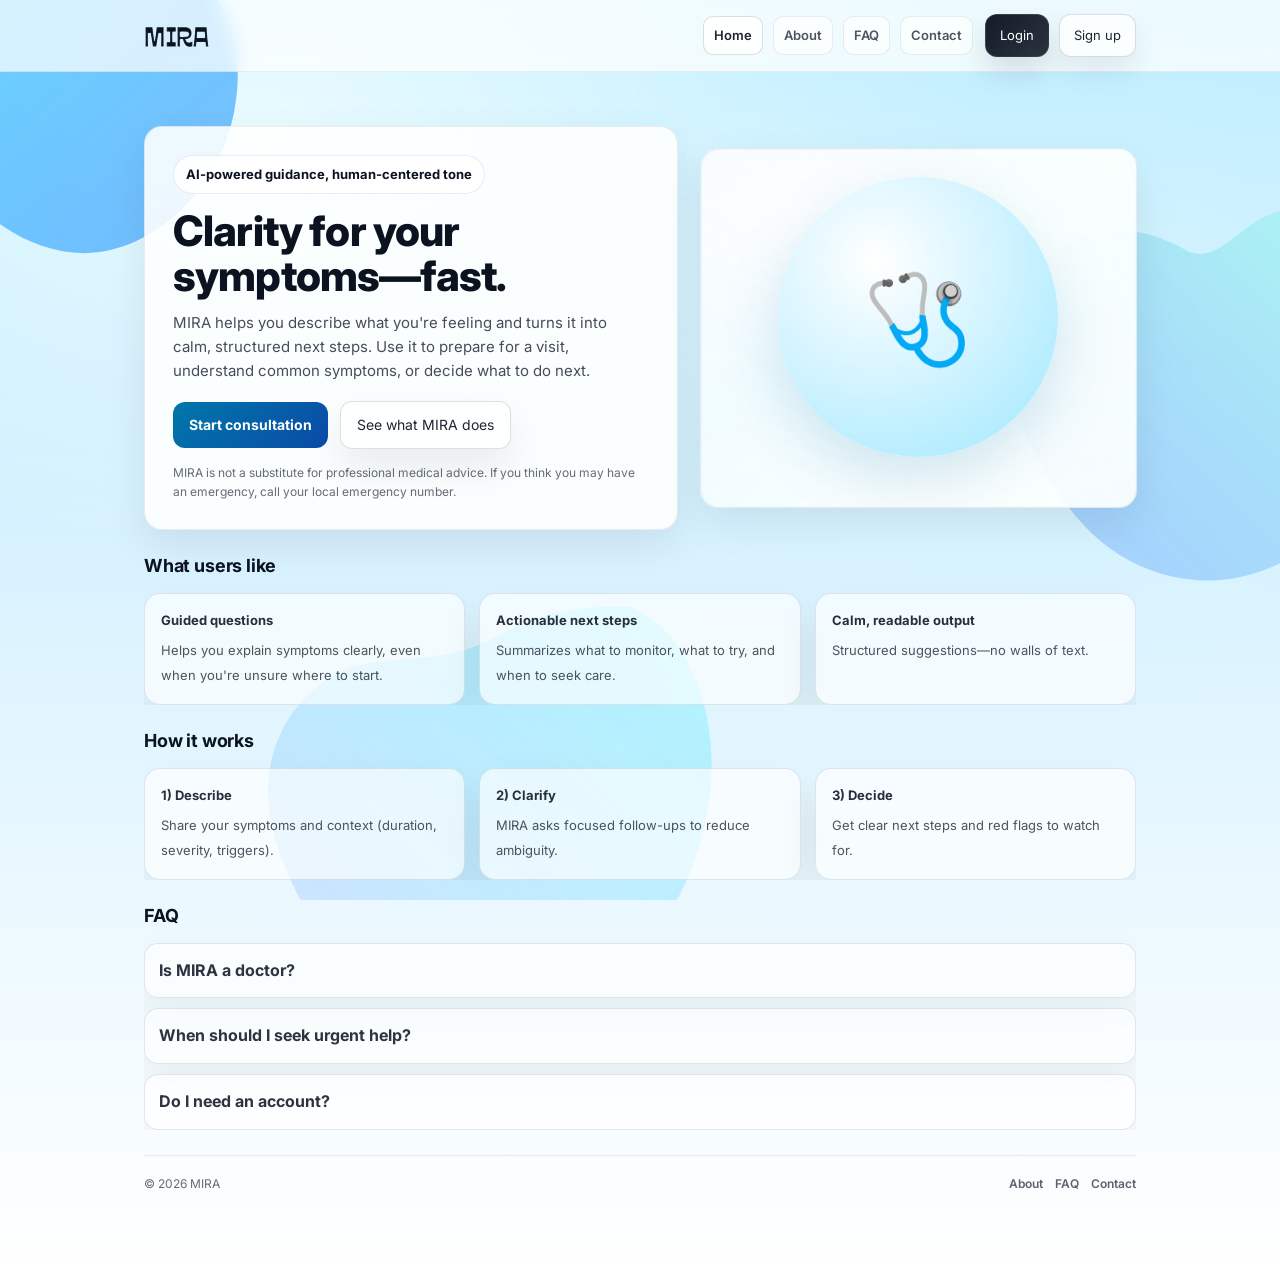
<file: index.html>
<!DOCTYPE html>
<html lang="en">
<head>
  <meta charset="UTF-8" />
  <meta name="viewport" content="width=device-width, initial-scale=1.0"/>
  <title>MIRA - AI Doctor Consultant</title>
  <link rel="preconnect" href="https://fonts.googleapis.com">
  <link rel="preconnect" href="https://fonts.gstatic.com" crossorigin>
  <link rel="stylesheet" href="styles.css"/>
  <link rel="stylesheet" href="https://fonts.googleapis.com/css2?family=Inter:wght@400;600;800&family=Ojuju:wght@600&display=swap" media="print" onload="this.media='all'">
  <noscript><link rel="stylesheet" href="https://fonts.googleapis.com/css2?family=Inter:wght@400;600;800&family=Ojuju:wght@600&display=swap"></noscript>
</head>
<body>

  <div class="bg-vectors" aria-hidden="true">
    <svg class="vec-1" viewBox="0 0 200 200" xmlns="http://www.w3.org/2000/svg">
      <defs>
        <linearGradient id="g1" x1="0" y1="0" x2="1" y2="1">
          <stop offset="0" stop-color="#55d6ff" stop-opacity="0.95"/>
          <stop offset="1" stop-color="#1b8cff" stop-opacity="0.65"/>
        </linearGradient>
      </defs>
      <path fill="url(#g1)" d="M44.2,-67.3C57.5,-60.1,68.6,-48.3,74.5,-34.6C80.4,-20.9,81.2,-5.3,78.2,10.1C75.2,25.4,68.4,40.5,57.1,52.9C45.9,65.3,30.2,75,14.1,77.2C-2,79.4,-18.4,74.2,-32.2,64.7C-46.1,55.2,-57.5,41.3,-65.9,25.8C-74.4,10.2,-79.8,-6.9,-77.1,-23.1C-74.3,-39.3,-63.3,-54.6,-49.2,-61.5C-35.2,-68.4,-18.1,-67,0.1,-67.2C18.3,-67.4,36.6,-69.1,44.2,-67.3Z" transform="translate(100 100)"/>
    </svg>
    <svg class="vec-2" viewBox="0 0 220 220" xmlns="http://www.w3.org/2000/svg">
      <defs>
        <linearGradient id="g2" x1="1" y1="0" x2="0" y2="1">
          <stop offset="0" stop-color="#a6ffea" stop-opacity="0.85"/>
          <stop offset="1" stop-color="#6aa4ff" stop-opacity="0.55"/>
        </linearGradient>
      </defs>
      <path fill="url(#g2)" d="M47.3,-71.4C61.6,-64.6,73.7,-52,79.1,-36.9C84.6,-21.7,83.3,-4,79.4,13.3C75.4,30.6,68.7,47.6,56.8,60.6C44.9,73.5,27.9,82.4,10.6,84.4C-6.6,86.4,-24,81.4,-37.9,71.4C-51.7,61.4,-62.1,46.3,-70.2,30.3C-78.4,14.3,-84.3,-2.6,-82,-19C-79.6,-35.4,-69,-51.3,-54.9,-58.6C-40.8,-65.9,-23.2,-64.7,-6.3,-55.1C10.6,-45.5,21.1,-78.2,47.3,-71.4Z" transform="translate(110 110)"/>
    </svg>
    <svg class="vec-3" viewBox="0 0 240 240" xmlns="http://www.w3.org/2000/svg">
      <defs>
        <linearGradient id="g3" x1="0" y1="1" x2="1" y2="0">
          <stop offset="0" stop-color="#b8c7ff" stop-opacity="0.6"/>
          <stop offset="1" stop-color="#62f3ff" stop-opacity="0.45"/>
        </linearGradient>
      </defs>
      <path fill="url(#g3)" d="M54.5,-78.6C69.1,-73.3,78.7,-57.4,83.2,-40.8C87.6,-24.2,86.9,-7,82.7,9.3C78.5,25.6,70.8,40.9,59.2,54.7C47.6,68.5,32.2,80.8,14.8,84.9C-2.6,89,-22.1,84.9,-37.6,75.3C-53.1,65.8,-64.5,50.8,-73.1,34.5C-81.7,18.2,-87.6,0.6,-84.9,-15.8C-82.3,-32.2,-71.2,-47.4,-57.2,-53.6C-43.2,-59.8,-26.2,-57,-9.2,-62C7.8,-67,15.6,-79.8,54.5,-78.6Z" transform="translate(120 120)"/>
    </svg>
  </div>

  <header id="siteHeader">
    <div class="header-inner">
      <a href="index.html" class="logo">MIRA</a>
      <div class="header-right">
        <nav class="top-nav" aria-label="Top navigation">
          <a href="index.html" class="is-active">Home</a>
          <a href="about_page.html">About</a>
          <a href="faq.html">FAQ</a>
          <a href="contact_us.html">Contact</a>
        </nav>
        <div class="header-actions" id="headerActions" aria-label="Account actions">
          <a href="login.html" class="login-btn" id="loginLink">Login</a>
          <a href="signup.html" class="signup-btn" id="signupLink">Sign up</a>
        </div>
      </div>
    </div>
  </header>

  <main>
    <section class="hero" aria-label="Homepage hero">
      <div class="card">
        <span class="tagline">AI-powered guidance, human-centered tone</span>
        <h1>Clarity for your symptoms—fast.</h1>
        <p>MIRA helps you describe what you're feeling and turns it into calm, structured next steps. Use it to prepare for a visit, understand common symptoms, or decide what to do next.</p>
        <div class="cta-row">
          <a href="/assistant" class="primary-cta" id="primaryCta">Start consultation</a>
          <a href="#features" class="secondary-cta">See what MIRA does</a>
        </div>
        <div class="fineprint">
          MIRA is not a substitute for professional medical advice. If you think you may have an emergency, call your local emergency number.
        </div>
      </div>
      <div class="card visual" aria-label="MIRA illustration">
        <div class="visual-inner">
          <div class="hero-graphic" aria-hidden="true">🩺</div>
        </div>
      </div>
    </section>

    <section id="features" class="section" aria-label="Features">
      <h2>What users like</h2>
      <div class="grid">
        <div class="mini">
          <b>Guided questions</b>
          <span>Helps you explain symptoms clearly, even when you're unsure where to start.</span>
        </div>
        <div class="mini">
          <b>Actionable next steps</b>
          <span>Summarizes what to monitor, what to try, and when to seek care.</span>
        </div>
        <div class="mini">
          <b>Calm, readable output</b>
          <span>Structured suggestions—no walls of text.</span>
        </div>
      </div>
    </section>

    <section id="how" class="section" aria-label="How it works">
      <h2>How it works</h2>
      <div class="grid">
        <div class="mini">
          <b>1) Describe</b>
          <span>Share your symptoms and context (duration, severity, triggers).</span>
        </div>
        <div class="mini">
          <b>2) Clarify</b>
          <span>MIRA asks focused follow-ups to reduce ambiguity.</span>
        </div>
        <div class="mini">
          <b>3) Decide</b>
          <span>Get clear next steps and red flags to watch for.</span>
        </div>
      </div>
    </section>

    <section id="faq" class="section" aria-label="FAQ">
      <h2>FAQ</h2>
      <details>
        <summary>Is MIRA a doctor?</summary>
        <div class="faq-a">No. MIRA provides informational guidance and helps you organize your symptoms. It does not replace a clinician.</div>
      </details>
      <details>
        <summary>When should I seek urgent help?</summary>
        <div class="faq-a">If you have severe symptoms or think it's an emergency, call your local emergency number immediately.</div>
      </details>
      <details>
        <summary>Do I need an account?</summary>
        <div class="faq-a">You can explore the site without one, but you'll need to log in to start a consultation.</div>
      </details>
    </section>

    <div class="footer" aria-label="Footer">
      <div>© <span id="year"></span> MIRA</div>
      <div class="footer-links">
        <a href="about_page.html">About</a>
        <a href="faq.html">FAQ</a>
        <a href="contact_us.html">Contact</a>
      </div>
    </div>
  </main>

  <script src="site.js" defer></script>
</body>
</html>
</file>
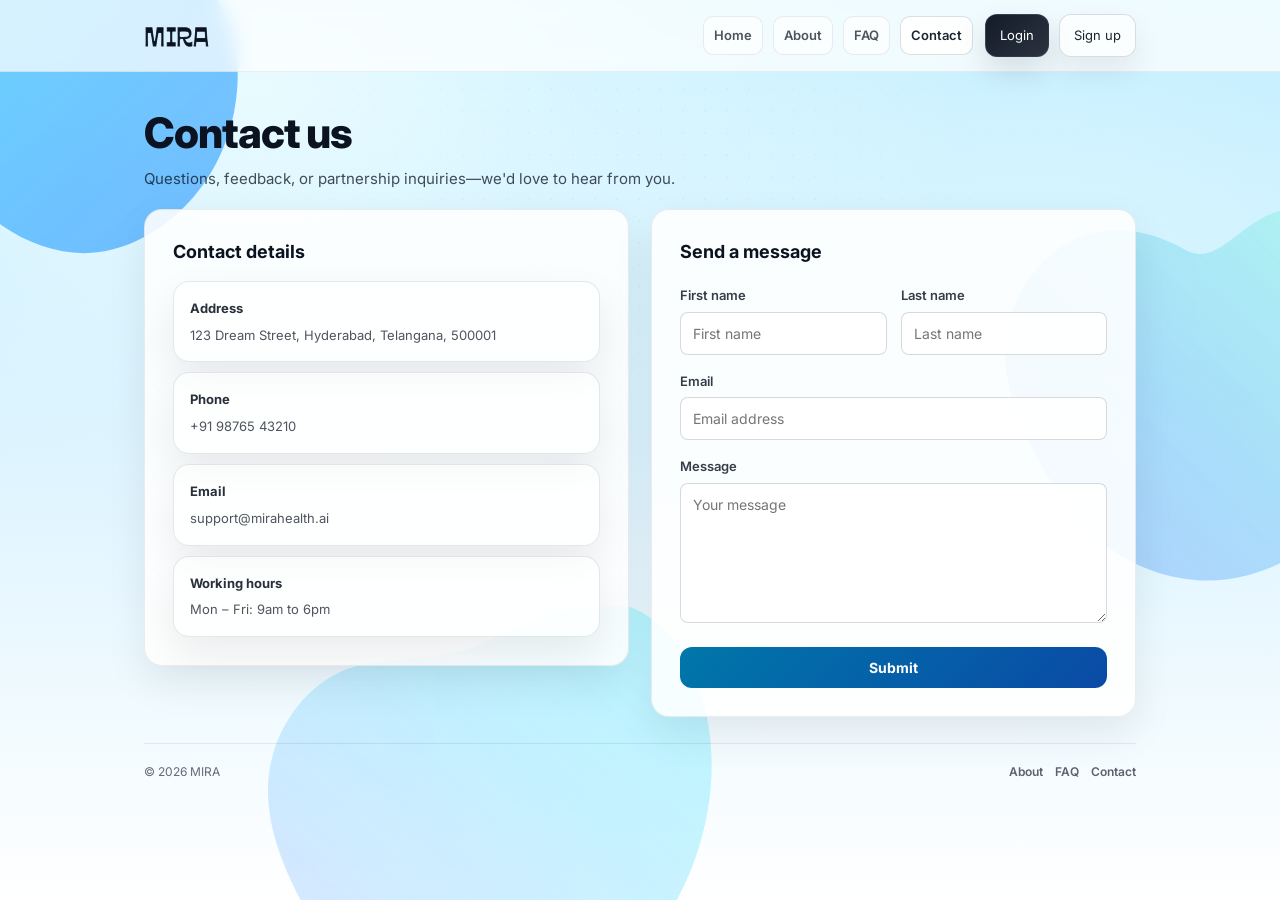
<file: contact_us.html>
<!DOCTYPE html>
<html lang="en">
<head>
  <meta charset="UTF-8" />
  <meta name="viewport" content="width=device-width, initial-scale=1.0"/>
  <title>Contact Us - MIRA</title>
  <link rel="preconnect" href="https://fonts.googleapis.com">
  <link rel="preconnect" href="https://fonts.gstatic.com" crossorigin>
  <link rel="stylesheet" href="styles.css"/>
  <link rel="stylesheet" href="https://fonts.googleapis.com/css2?family=Inter:wght@400;600;800&family=Ojuju:wght@600&display=swap" media="print" onload="this.media='all'">
  <noscript><link rel="stylesheet" href="https://fonts.googleapis.com/css2?family=Inter:wght@400;600;800&family=Ojuju:wght@600&display=swap"></noscript>
</head>
<body>

  <div class="bg-vectors" aria-hidden="true">
    <svg class="vec-1" viewBox="0 0 200 200" xmlns="http://www.w3.org/2000/svg">
      <defs>
        <linearGradient id="g1" x1="0" y1="0" x2="1" y2="1">
          <stop offset="0" stop-color="#55d6ff" stop-opacity="0.95"/>
          <stop offset="1" stop-color="#1b8cff" stop-opacity="0.65"/>
        </linearGradient>
      </defs>
      <path fill="url(#g1)" d="M44.2,-67.3C57.5,-60.1,68.6,-48.3,74.5,-34.6C80.4,-20.9,81.2,-5.3,78.2,10.1C75.2,25.4,68.4,40.5,57.1,52.9C45.9,65.3,30.2,75,14.1,77.2C-2,79.4,-18.4,74.2,-32.2,64.7C-46.1,55.2,-57.5,41.3,-65.9,25.8C-74.4,10.2,-79.8,-6.9,-77.1,-23.1C-74.3,-39.3,-63.3,-54.6,-49.2,-61.5C-35.2,-68.4,-18.1,-67,0.1,-67.2C18.3,-67.4,36.6,-69.1,44.2,-67.3Z" transform="translate(100 100)"/>
    </svg>
    <svg class="vec-2" viewBox="0 0 220 220" xmlns="http://www.w3.org/2000/svg">
      <defs>
        <linearGradient id="g2" x1="1" y1="0" x2="0" y2="1">
          <stop offset="0" stop-color="#a6ffea" stop-opacity="0.85"/>
          <stop offset="1" stop-color="#6aa4ff" stop-opacity="0.55"/>
        </linearGradient>
      </defs>
      <path fill="url(#g2)" d="M47.3,-71.4C61.6,-64.6,73.7,-52,79.1,-36.9C84.6,-21.7,83.3,-4,79.4,13.3C75.4,30.6,68.7,47.6,56.8,60.6C44.9,73.5,27.9,82.4,10.6,84.4C-6.6,86.4,-24,81.4,-37.9,71.4C-51.7,61.4,-62.1,46.3,-70.2,30.3C-78.4,14.3,-84.3,-2.6,-82,-19C-79.6,-35.4,-69,-51.3,-54.9,-58.6C-40.8,-65.9,-23.2,-64.7,-6.3,-55.1C10.6,-45.5,21.1,-78.2,47.3,-71.4Z" transform="translate(110 110)"/>
    </svg>
    <svg class="vec-3" viewBox="0 0 240 240" xmlns="http://www.w3.org/2000/svg">
      <defs>
        <linearGradient id="g3" x1="0" y1="1" x2="1" y2="0">
          <stop offset="0" stop-color="#b8c7ff" stop-opacity="0.6"/>
          <stop offset="1" stop-color="#62f3ff" stop-opacity="0.45"/>
        </linearGradient>
      </defs>
      <path fill="url(#g3)" d="M54.5,-78.6C69.1,-73.3,78.7,-57.4,83.2,-40.8C87.6,-24.2,86.9,-7,82.7,9.3C78.5,25.6,70.8,40.9,59.2,54.7C47.6,68.5,32.2,80.8,14.8,84.9C-2.6,89,-22.1,84.9,-37.6,75.3C-53.1,65.8,-64.5,50.8,-73.1,34.5C-81.7,18.2,-87.6,0.6,-84.9,-15.8C-82.3,-32.2,-71.2,-47.4,-57.2,-53.6C-43.2,-59.8,-26.2,-57,-9.2,-62C7.8,-67,15.6,-79.8,54.5,-78.6Z" transform="translate(120 120)"/>
    </svg>
  </div>

  <header id="siteHeader">
    <div class="header-inner">
      <a href="index.html" class="logo">MIRA</a>
      <div class="header-right">
        <nav class="top-nav" aria-label="Top navigation">
          <a href="index.html">Home</a>
          <a href="about_page.html">About</a>
          <a href="faq.html">FAQ</a>
          <a href="contact_us.html" class="is-active">Contact</a>
        </nav>
        <div class="header-actions" id="headerActions" aria-label="Account actions">
          <a href="login.html" class="login-btn">Login</a>
          <a href="signup.html" class="signup-btn">Sign up</a>
        </div>
      </div>
    </div>
  </header>

  <main>
    <section class="section" style="margin-top: 10px;">
      <h1 class="page-title">Contact us</h1>
      <p class="page-lead">Questions, feedback, or partnership inquiries—we'd love to hear from you.</p>
    </section>

    <section class="grid-2" aria-label="Contact form">
      <div class="card">
        <h2 style="font-size: 18px; margin-bottom: 14px;">Contact details</h2>
        <div class="mini" style="margin-bottom: 10px;">
          <b>Address</b>
          <p>123 Dream Street, Hyderabad, Telangana, 500001</p>
        </div>
        <div class="mini" style="margin-bottom: 10px;">
          <b>Phone</b>
          <p>+91 98765 43210</p>
        </div>
        <div class="mini" style="margin-bottom: 10px;">
          <b>Email</b>
          <p>support@mirahealth.ai</p>
        </div>
        <div class="mini">
          <b>Working hours</b>
          <p>Mon – Fri: 9am to 6pm</p>
        </div>
      </div>

      <div class="card">
        <h2 style="font-size: 18px; margin-bottom: 18px;">Send a message</h2>
        <form id="contactForm" novalidate>
          <div class="form-row-2">
            <div class="form-field">
              <label for="firstName">First name</label>
              <input id="firstName" name="firstName" type="text" placeholder="First name" required />
            </div>
            <div class="form-field">
              <label for="lastName">Last name</label>
              <input id="lastName" name="lastName" type="text" placeholder="Last name" required />
            </div>
          </div>
          <div class="form-field">
            <label for="email">Email</label>
            <input id="email" name="email" type="email" placeholder="Email address" required />
          </div>
          <div class="form-field">
            <label for="message">Message</label>
            <textarea id="message" name="message" placeholder="Your message" required></textarea>
          </div>
          <button type="submit" class="primary-cta" style="width: 100%;">Submit</button>
        </form>
      </div>
    </section>

    <div class="footer" aria-label="Footer">
      <div>© <span id="year"></span> MIRA</div>
      <div class="footer-links">
        <a href="about_page.html">About</a>
        <a href="faq.html">FAQ</a>
        <a href="contact_us.html">Contact</a>
      </div>
    </div>
  </main>

  <script src="site.js" defer></script>
  <script>
    document.getElementById('contactForm').addEventListener('submit', (e) => {
      e.preventDefault();
      alert('Thank you! Your message has been received.');
      e.target.reset();
    });
  </script>
</body>
</html>
</file>
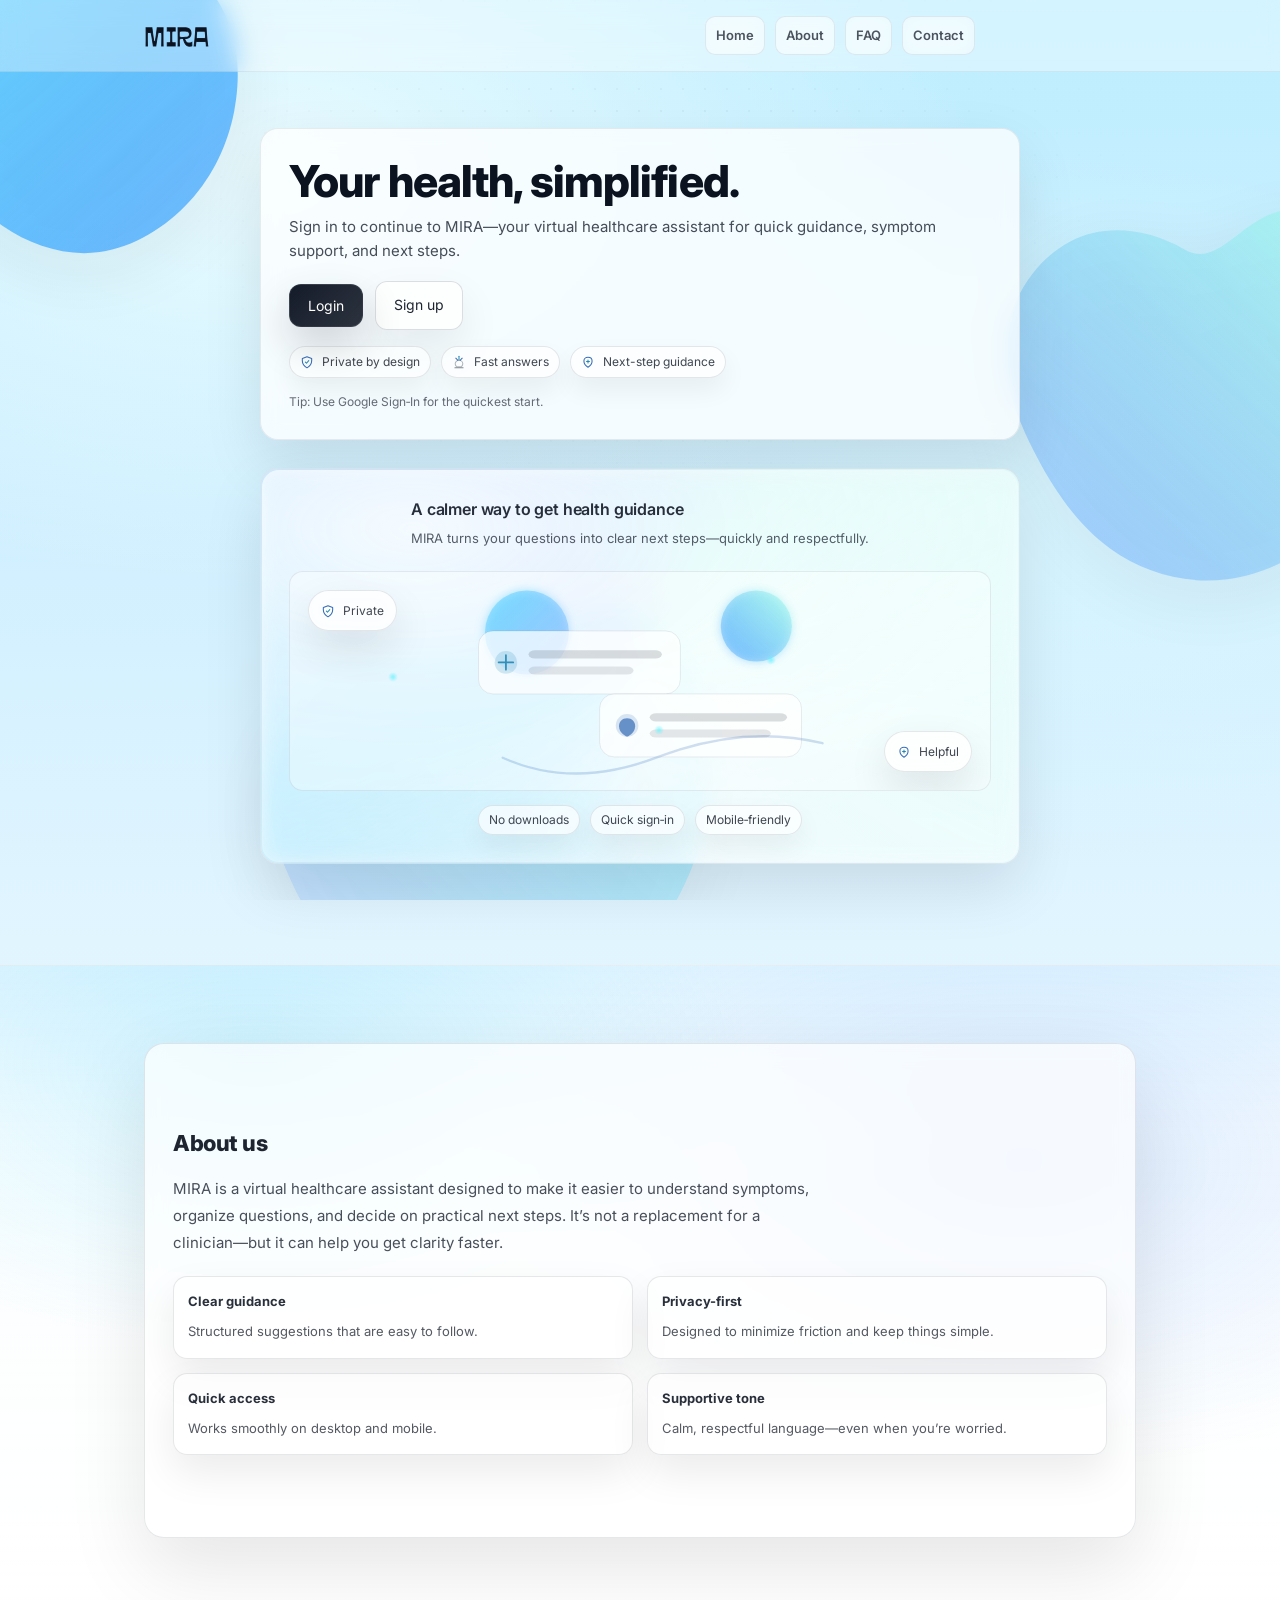
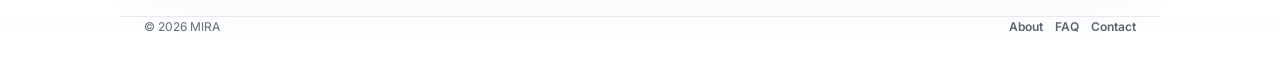
<file: login.html>
<!DOCTYPE html>
<html lang="en">
<head>
  <meta charset="UTF-8" />
  <meta name="viewport" content="width=device-width, initial-scale=1.0"/>
  <title>Login - MIRA</title>
  <link rel="stylesheet" href="styles.css"/>
  <link rel="preconnect" href="https://fonts.googleapis.com">
  <link rel="preconnect" href="https://fonts.gstatic.com" crossorigin>
  <link rel="stylesheet" href="https://fonts.googleapis.com/css2?family=Inter:wght@400;600&family=Ojuju:wght@600&display=swap" media="print" onload="this.media='all'">
  <noscript><link rel="stylesheet" href="https://fonts.googleapis.com/css2?family=Inter:wght@400;600&family=Ojuju:wght@600&display=swap"></noscript>
  <script src="https://accounts.google.com/gsi/client" async defer></script>
  <style>
    * {
      box-sizing: border-box;
      margin: 0;
      padding: 0;
    }

    html {
      scroll-behavior: smooth;
    }

    body {
      font-family: 'Inter', sans-serif;
      background: radial-gradient(1200px 700px at 20% 10%, #e9fbff 0%, rgba(233, 251, 255, 0) 60%),
                  radial-gradient(1000px 650px at 80% 30%, #d7f5ff 0%, rgba(215, 245, 255, 0) 55%),
                  linear-gradient(180deg, #bdeeff 0%, #cfefff 30%, #ffffff 100%);
      color: #0b1220;
      line-height: 1.6;
      min-height: 100vh;
      position: relative;
      overflow-x: hidden;
    }

    header {
      position: sticky;
      top: 0;
      z-index: 900;
      animation: fadeInDown 520ms cubic-bezier(0.2, 0.9, 0.2, 1) both;
      background: rgba(255, 255, 255, 0.35);
      backdrop-filter: blur(12px);
      border-bottom: 1px solid rgba(15, 23, 42, 0.06);
      transition: box-shadow 160ms ease, background 160ms ease, border-color 160ms ease;
    }

    header.is-scrolled {
      background: rgba(255, 255, 255, 0.68);
      border-bottom-color: rgba(15, 23, 42, 0.10);
      box-shadow: 0 18px 50px rgba(2, 8, 23, 0.10);
    }

    .header-inner {
      max-width: 1040px;
      margin: 0 auto;
      padding: 14px 24px;
      display: flex;
      justify-content: space-between;
      align-items: center;
      gap: 14px;
    }

    .header-right {
      display: inline-flex;
      align-items: center;
      gap: 10px;
    }

    .top-nav {
      display: inline-flex;
      align-items: center;
      gap: 10px;
      font-size: 13px;
      color: rgba(11, 18, 32, 0.7);
    }

    .top-nav a {
      color: rgba(11, 18, 32, 0.72);
      text-decoration: none;
      font-weight: 600;
      padding: 8px 10px;
      border-radius: 10px;
      background: rgba(255, 255, 255, 0.45);
      border: 1px solid rgba(15, 23, 42, 0.08);
      backdrop-filter: blur(10px);
      transition: transform 120ms ease, background 120ms ease;
    }

    .top-nav a:hover {
      background: rgba(255, 255, 255, 0.7);
      transform: translateY(-1px);
    }

    .header-actions {
      display: inline-flex;
      align-items: center;
      gap: 10px;
      transform-origin: 100% 50%;
      transition: transform 220ms cubic-bezier(0.2, 0.9, 0.2, 1), opacity 220ms ease;
      opacity: 0;
      transform: translateY(-6px) scale(0.98);
      pointer-events: none;
    }

    header.is-actions-visible .header-actions {
      opacity: 1;
      transform: translateY(0) scale(1);
      pointer-events: auto;
    }

    header.is-scrolled.is-actions-visible .header-actions {
      transform: translateY(0) scale(1.02);
    }

    .header-actions .login-btn,
    .header-actions .signup-btn {
      padding: 10px 14px;
      border-radius: 12px;
      font-size: 13px;
      box-shadow: 0 14px 30px rgba(2, 8, 23, 0.12);
    }

    .header-actions .login-btn::after {
      display: none;
    }

    .logo {
      font-family: 'Ojuju', sans-serif;
      font-size: 26px;
      font-weight: 600;
      letter-spacing: 0.5px;
      -webkit-text-stroke: 1px rgba(11, 18, 32, 0.9);
    }

    .shell {
      max-width: 1040px;
      margin: 0 auto;
      padding: 0 24px 64px 24px;
    }

    .hero {
      margin: 56px auto 0 auto;
      display: grid;
      grid-template-columns: 1fr;
      gap: 28px;
      align-items: center;
      max-width: 760px;
    }

    .hero-card {
      background: rgba(255, 255, 255, 0.75);
      border: 1px solid rgba(15, 23, 42, 0.08);
      box-shadow: 0 24px 60px rgba(2, 8, 23, 0.10);
      border-radius: 18px;
      padding: 28px 28px;
      backdrop-filter: blur(10px);
      animation: fadeInUp 620ms cubic-bezier(0.2, 0.9, 0.2, 1) both;
    }

    .hero-card.muted {
      background: rgba(255, 255, 255, 0.55);
      animation-delay: 90ms;
    }

    .visual-card {
      position: relative;
      overflow: hidden;
      min-height: 320px;
      animation-delay: 110ms;
    }

    .visual-card::before {
      content: "";
      position: absolute;
      inset: -2px;
      background: conic-gradient(from 180deg at 50% 50%,
        rgba(85, 214, 255, 0.0) 0deg,
        rgba(85, 214, 255, 0.75) 70deg,
        rgba(106, 164, 255, 0.65) 140deg,
        rgba(166, 255, 234, 0.65) 220deg,
        rgba(85, 214, 255, 0.0) 360deg
      );
      opacity: 0.55;
      filter: blur(10px);
      animation: haloSpin 10s linear infinite;
    }

    .visual-card::after {
      content: "";
      position: absolute;
      inset: 1px;
      border-radius: 17px;
      background: radial-gradient(700px 350px at 20% 15%, rgba(255,255,255,0.85) 0%, rgba(255,255,255,0.55) 40%, rgba(255,255,255,0.35) 100%);
      pointer-events: none;
    }

    .visual-inner {
      position: relative;
      z-index: 1;
      height: 100%;
      display: flex;
      flex-direction: column;
      justify-content: space-between;
      gap: 14px;
    }

    .mini-headline {
      font-size: 16px;
      font-weight: 600;
      letter-spacing: -0.01em;
      color: rgba(11, 18, 32, 0.88);
      margin-bottom: 6px;
    }

    .mini-copy {
      font-size: 13px;
      color: rgba(11, 18, 32, 0.68);
    }

    .illustration {
      margin-top: 8px;
      width: 100%;
      height: 220px;
      border-radius: 14px;
      background: rgba(255, 255, 255, 0.35);
      border: 1px solid rgba(15, 23, 42, 0.08);
      display: grid;
      place-items: center;
      overflow: hidden;
      position: relative;
    }

    .illustration svg {
      width: 92%;
      max-width: 420px;
      height: auto;
    }

    .about-wrap {
      margin-top: 36px;
      width: 100vw;
      position: relative;
      left: 50%;
      right: 50%;
      margin-left: -50vw;
      margin-right: -50vw;
      padding: 78px 0;
      background: radial-gradient(900px 520px at 20% 15%, rgba(85, 214, 255, 0.22) 0%, rgba(85, 214, 255, 0) 55%),
                  radial-gradient(900px 520px at 80% 30%, rgba(106, 164, 255, 0.20) 0%, rgba(106, 164, 255, 0) 60%),
                  linear-gradient(180deg, rgba(255,255,255,0) 0%, rgba(255,255,255,0.75) 25%, rgba(255,255,255,0.9) 100%);
      border-top: 1px solid rgba(15, 23, 42, 0.06);
    }

    .about-inner {
      max-width: 1040px;
      margin: 0 auto;
      padding: 0 24px;
    }

    .about-card {
      border-radius: 20px;
      background: rgba(255, 255, 255, 0.70);
      border: 1px solid rgba(15, 23, 42, 0.10);
      box-shadow: 0 30px 80px rgba(2, 8, 23, 0.10);
      padding: 28px 28px;
      backdrop-filter: blur(10px);
      min-height: 55vh;
      display: flex;
      flex-direction: column;
      justify-content: center;
      gap: 14px;
    }

    .about-title {
      font-size: 22px;
      font-weight: 800;
      letter-spacing: -0.02em;
      color: rgba(11, 18, 32, 0.92);
    }

    .about-text {
      font-size: 15px;
      color: rgba(11, 18, 32, 0.74);
      line-height: 1.8;
      max-width: 72ch;
    }

    .about-grid {
      display: grid;
      grid-template-columns: 1fr 1fr;
      gap: 14px;
      margin-top: 6px;
    }

    .about-item {
      border-radius: 14px;
      background: rgba(255, 255, 255, 0.60);
      border: 1px solid rgba(15, 23, 42, 0.10);
      padding: 14px 14px;
      box-shadow: 0 18px 40px rgba(2, 8, 23, 0.08);
    }

    .about-item b {
      display: block;
      font-size: 13px;
      margin-bottom: 6px;
      color: rgba(11, 18, 32, 0.88);
    }

    .about-item span {
      font-size: 13px;
      color: rgba(11, 18, 32, 0.70);
      line-height: 1.6;
    }

    .badge {
      position: absolute;
      display: inline-flex;
      align-items: center;
      gap: 8px;
      padding: 10px 12px;
      border-radius: 999px;
      background: rgba(255, 255, 255, 0.78);
      border: 1px solid rgba(15, 23, 42, 0.10);
      box-shadow: 0 18px 40px rgba(2, 8, 23, 0.10);
      font-size: 12px;
      color: rgba(11, 18, 32, 0.78);
      backdrop-filter: blur(10px);
      transform: translateZ(0);
      animation: badgeFloat 6.5s ease-in-out infinite;
    }

    .badge svg {
      width: 14px;
      height: 14px;
      opacity: 0.9;
    }

    .badge.one { left: 18px; top: 18px; animation-delay: 0ms; }
    .badge.two { right: 18px; bottom: 18px; animation-delay: 700ms; }

    .sparkle {
      position: absolute;
      width: 10px;
      height: 10px;
      border-radius: 50%;
      background: radial-gradient(circle, rgba(98, 243, 255, 0.9) 0%, rgba(98, 243, 255, 0) 70%);
      opacity: 0.8;
      animation: twinkle 3.2s ease-in-out infinite;
      filter: blur(0.2px);
    }

    .sparkle.s1 { left: 14%; top: 46%; animation-delay: 0.2s; }
    .sparkle.s2 { left: 68%; top: 38%; animation-delay: 1.1s; }
    .sparkle.s3 { left: 52%; top: 70%; animation-delay: 1.9s; }

    .hero h1 {
      font-size: 44px;
      line-height: 1.1;
      letter-spacing: -0.02em;
      margin: 0 0 10px 0;
    }

    .hero p {
      margin: 0 0 18px 0;
      color: rgba(11, 18, 32, 0.75);
      font-size: 15px;
    }

    .hero-actions {
      display: flex;
      gap: 12px;
      flex-wrap: wrap;
      align-items: center;
    }

    .chips {
      display: flex;
      flex-wrap: wrap;
      gap: 10px;
      margin-top: 16px;
    }

    .chip {
      display: inline-flex;
      align-items: center;
      gap: 8px;
      padding: 8px 10px;
      border-radius: 999px;
      background: rgba(255, 255, 255, 0.65);
      border: 1px solid rgba(15, 23, 42, 0.10);
      color: rgba(11, 18, 32, 0.78);
      font-size: 12px;
      line-height: 1;
      box-shadow: 0 12px 26px rgba(2, 8, 23, 0.06);
    }

    .chip svg {
      width: 14px;
      height: 14px;
      flex: 0 0 auto;
      opacity: 0.9;
    }

    .trust {
      margin-top: 14px;
      font-size: 12px;
      color: rgba(11, 18, 32, 0.62);
    }

    /* Modal styles */
    .modal-overlay {
      position: fixed;
      top: 0;
      left: 0;
      right: 0;
      bottom: 0;
      background: rgba(2, 8, 23, 0.55);
      backdrop-filter: blur(6px);
      display: none;
      justify-content: center;
      align-items: center;
      z-index: 1000;
      padding: 24px;
    }

    .modal-content {
      background: rgba(255, 255, 255, 0.96);
      padding: 40px;
      width: 90%;
      max-width: 400px;
      border-radius: 16px;
      box-shadow: 0 30px 80px rgba(2, 8, 23, 0.35);
      position: relative;
      transform: translateY(8px);
      opacity: 0;
      transition: transform 160ms ease, opacity 160ms ease;
      border: 1px solid rgba(15, 23, 42, 0.10);
    }

    .modal-overlay.is-open .modal-content {
      transform: translateY(0);
      opacity: 1;
    }

    .modal-content h2 {
      text-align: center;
      margin-bottom: 30px;
      font-size: 28px;
      color: #0b1220;
      letter-spacing: -0.01em;
    }

    .modal-subtitle {
      text-align: center;
      margin: -22px 0 20px 0;
      font-size: 13px;
      color: rgba(11, 18, 32, 0.65);
    }

    .modal-content input {
      width: 100%;
      padding: 12px;
      margin-bottom: 20px;
      border: 1px solid rgba(15, 23, 42, 0.16);
      border-radius: 6px;
      font-size: 14px;
      outline: none;
      transition: border-color 160ms ease, box-shadow 160ms ease;
      background: rgba(255, 255, 255, 0.9);
    }

    .modal-content input:focus {
      border-color: #0077aa;
      box-shadow: 0 0 0 4px rgba(0, 119, 170, 0.15);
    }

    .field-error {
      margin: -14px 0 14px 0;
      font-size: 12px;
      color: #b42318;
      display: none;
    }

    .form-error {
      margin: 0 0 16px 0;
      padding: 10px 12px;
      border-radius: 8px;
      background: #fee4e2;
      color: #7a271a;
      font-size: 13px;
      display: none;
    }

    .form-row {
      display: flex;
      justify-content: space-between;
      gap: 12px;
      align-items: center;
      margin: -6px 0 16px 0;
      font-size: 13px;
    }

    .form-row label {
      display: inline-flex;
      gap: 8px;
      align-items: center;
      user-select: none;
    }

    .form-row a {
      color: #0077aa;
      text-decoration: none;
      font-weight: 500;
      white-space: nowrap;
    }

    .form-row a:hover {
      text-decoration: underline;
    }

    .modal-content button[type="submit"] {
      width: 100%;
      background: linear-gradient(135deg, #0077aa 0%, #0a4aa6 100%);
      color: white;
      border: none;
      padding: 12px;
      border-radius: 6px;
      cursor: pointer;
      font-weight: bold;
      font-size: 14px;
      transition: transform 120ms ease, filter 120ms ease;
    }

    .modal-content button[type="submit"]:hover {
      filter: brightness(0.98);
      transform: translateY(-1px);
    }

    .modal-content button[type="submit"][disabled] {
      opacity: 0.7;
      cursor: not-allowed;
      transform: none;
    }

    .or-divider {
      text-align: center;
      margin: 20px 0;
      font-size: 14px;
      color: rgba(11, 18, 32, 0.55);
      position: relative;
    }

    .or-divider::before,
    .or-divider::after {
      content: "";
      position: absolute;
      top: 50%;
      width: 42%;
      height: 1px;
      background: rgba(15, 23, 42, 0.12);
    }

    .or-divider::before { left: 0; }
    .or-divider::after { right: 0; }

    .g_id_signin {
      display: flex;
      justify-content: center;
    }

    .signup-link {
      text-align: center;
      margin-top: 20px;
      font-size: 14px;
    }

    .signup-link a {
      color: #0077aa;
      text-decoration: none;
      font-weight: 500;
    }

    .signup-link a:hover {
      text-decoration: underline;
    }

    .close-btn {
      position: absolute;
      top: 10px;
      right: 16px;
      font-size: 24px;
      color: rgba(11, 18, 32, 0.65);
      cursor: pointer;
      background: transparent;
      border: none;
      width: 40px;
      height: 40px;
      border-radius: 10px;
      display: grid;
      place-items: center;
      transition: background 120ms ease, color 120ms ease;
    }

    .close-btn:hover {
      background: rgba(15, 23, 42, 0.06);
      color: rgba(11, 18, 32, 0.85);
    }

    /* Login trigger button */
    .login-btn {
      display: inline-flex;
      align-items: center;
      justify-content: center;
      gap: 10px;
      background: linear-gradient(135deg, rgba(11, 18, 32, 0.96) 0%, rgba(11, 18, 32, 0.86) 100%);
      color: #fff;
      padding: 12px 18px;
      border: 1px solid rgba(255, 255, 255, 0.10);
      border-radius: 12px;
      font-size: 14px;
      cursor: pointer;
      box-shadow: 0 18px 40px rgba(2, 8, 23, 0.18);
      transition: transform 120ms ease, filter 120ms ease;
      text-decoration: none;
      position: relative;
      overflow: hidden;
    }

    .login-btn::after {
      content: "";
      position: absolute;
      inset: -2px;
      background: linear-gradient(110deg, rgba(255,255,255,0) 0%, rgba(255,255,255,0.20) 45%, rgba(255,255,255,0) 70%);
      transform: translateX(-120%);
      transition: transform 700ms ease;
    }

    .login-btn:hover {
      filter: brightness(1.02);
      transform: translateY(-1px);
    }

    .login-btn:hover::after {
      transform: translateX(120%);
    }

    .login-btn:active {
      transform: translateY(0);
    }

    .signup-btn {
      display: inline-flex;
      align-items: center;
      justify-content: center;
      gap: 10px;
      padding: 12px 18px;
      border-radius: 12px;
      font-size: 14px;
      cursor: pointer;
      text-decoration: none;
      color: rgba(11, 18, 32, 0.92);
      background: rgba(255, 255, 255, 0.7);
      border: 1px solid rgba(15, 23, 42, 0.14);
      box-shadow: 0 18px 40px rgba(2, 8, 23, 0.08);
      transition: transform 120ms ease, background 120ms ease, filter 120ms ease;
    }

    .signup-btn:hover {
      background: rgba(255, 255, 255, 0.9);
      filter: brightness(1.01);
      transform: translateY(-1px);
    }

    .signup-btn:active {
      transform: translateY(0);
    }

    .bg-vectors {
      position: fixed;
      inset: 0;
      pointer-events: none;
      z-index: 0;
    }

    .bg-vectors::before {
      content: "";
      position: absolute;
      inset: 0;
      opacity: 0.45;
      background-image:
        radial-gradient(circle at 1px 1px, rgba(15, 23, 42, 0.10) 1px, rgba(0,0,0,0) 1.2px);
      background-size: 22px 22px;
      mask-image: radial-gradient(800px 520px at 50% 20%, rgba(0,0,0,1) 0%, rgba(0,0,0,0) 70%);
      animation: gridPulse 7s ease-in-out infinite;
    }

    .bg-vectors svg {
      position: absolute;
      opacity: 0.9;
      filter: drop-shadow(0 18px 40px rgba(2, 8, 23, 0.10));
      transform-origin: 50% 50%;
    }

    .vec-1 { left: -140px; top: -120px; width: 420px; height: 420px; opacity: 0.55; animation: float1 9.5s ease-in-out infinite; }
    .vec-2 { right: -180px; top: 120px; width: 520px; height: 520px; opacity: 0.45; animation: float2 12s ease-in-out infinite; }
    .vec-3 { left: 14%; bottom: -220px; width: 620px; height: 620px; opacity: 0.35; animation: float3 14s ease-in-out infinite; }

    main { position: relative; z-index: 1; }

    @keyframes fadeInUp {
      from { opacity: 0; transform: translateY(10px); }
      to { opacity: 1; transform: translateY(0); }
    }

    @keyframes fadeInDown {
      from { opacity: 0; transform: translateY(-10px); }
      to { opacity: 1; transform: translateY(0); }
    }

    @keyframes float1 {
      0%, 100% { transform: translate3d(0, 0, 0) rotate(0deg); }
      50% { transform: translate3d(14px, 10px, 0) rotate(6deg); }
    }

    @keyframes float2 {
      0%, 100% { transform: translate3d(0, 0, 0) rotate(0deg); }
      50% { transform: translate3d(-16px, 12px, 0) rotate(-5deg); }
    }

    @keyframes float3 {
      0%, 100% { transform: translate3d(0, 0, 0) rotate(0deg); }
      50% { transform: translate3d(10px, -14px, 0) rotate(4deg); }
    }

    @keyframes gridPulse {
      0%, 100% { opacity: 0.28; transform: translate3d(0, 0, 0); }
      50% { opacity: 0.48; transform: translate3d(0, -6px, 0); }
    }

    @keyframes haloSpin {
      from { transform: rotate(0deg); }
      to { transform: rotate(360deg); }
    }

    @keyframes badgeFloat {
      0%, 100% { transform: translate3d(0, 0, 0); }
      50% { transform: translate3d(0, -8px, 0); }
    }

    @keyframes twinkle {
      0%, 100% { opacity: 0.25; transform: scale(0.9); }
      50% { opacity: 0.9; transform: scale(1.15); }
    }

    @media (prefers-reduced-motion: reduce) {
      header, .hero-card { animation: none !important; }
      .bg-vectors svg { animation: none !important; }
      .login-btn::after { transition: none !important; }
      .bg-vectors::before { animation: none !important; }
      .visual-card::before { animation: none !important; }
      .badge, .sparkle { animation: none !important; }
    }

    .sr-only {
      position: absolute;
      width: 1px;
      height: 1px;
      padding: 0;
      margin: -1px;
      overflow: hidden;
      clip: rect(0, 0, 0, 0);
      white-space: nowrap;
      border: 0;
    }

    @media (max-width: 860px) {
      .hero { margin-top: 28px; max-width: 100%; }
      .hero h1 { font-size: 36px; }
      .hero-card { padding: 22px; }
    }

    @media (max-width: 620px) {
      .about-grid { grid-template-columns: 1fr; }
    }
  </style>
</head>
<body>

  <!-- Decorative vectors -->
  <div class="bg-vectors" aria-hidden="true">
    <svg class="vec-1" viewBox="0 0 200 200" xmlns="http://www.w3.org/2000/svg">
      <defs>
        <linearGradient id="g1" x1="0" y1="0" x2="1" y2="1">
          <stop offset="0" stop-color="#55d6ff" stop-opacity="0.95"/>
          <stop offset="1" stop-color="#1b8cff" stop-opacity="0.65"/>
        </linearGradient>
      </defs>
      <path fill="url(#g1)" d="M44.2,-67.3C57.5,-60.1,68.6,-48.3,74.5,-34.6C80.4,-20.9,81.2,-5.3,78.2,10.1C75.2,25.4,68.4,40.5,57.1,52.9C45.9,65.3,30.2,75,14.1,77.2C-2,79.4,-18.4,74.2,-32.2,64.7C-46.1,55.2,-57.5,41.3,-65.9,25.8C-74.4,10.2,-79.8,-6.9,-77.1,-23.1C-74.3,-39.3,-63.3,-54.6,-49.2,-61.5C-35.2,-68.4,-18.1,-67,0.1,-67.2C18.3,-67.4,36.6,-69.1,44.2,-67.3Z" transform="translate(100 100)"/>
    </svg>
    <svg class="vec-2" viewBox="0 0 220 220" xmlns="http://www.w3.org/2000/svg">
      <defs>
        <linearGradient id="g2" x1="1" y1="0" x2="0" y2="1">
          <stop offset="0" stop-color="#a6ffea" stop-opacity="0.85"/>
          <stop offset="1" stop-color="#6aa4ff" stop-opacity="0.55"/>
        </linearGradient>
      </defs>
      <path fill="url(#g2)" d="M47.3,-71.4C61.6,-64.6,73.7,-52,79.1,-36.9C84.6,-21.7,83.3,-4,79.4,13.3C75.4,30.6,68.7,47.6,56.8,60.6C44.9,73.5,27.9,82.4,10.6,84.4C-6.6,86.4,-24,81.4,-37.9,71.4C-51.7,61.4,-62.1,46.3,-70.2,30.3C-78.4,14.3,-84.3,-2.6,-82,-19C-79.6,-35.4,-69,-51.3,-54.9,-58.6C-40.8,-65.9,-23.2,-64.7,-6.3,-55.1C10.6,-45.5,21.1,-78.2,47.3,-71.4Z" transform="translate(110 110)"/>
    </svg>
    <svg class="vec-3" viewBox="0 0 240 240" xmlns="http://www.w3.org/2000/svg">
      <defs>
        <linearGradient id="g3" x1="0" y1="1" x2="1" y2="0">
          <stop offset="0" stop-color="#b8c7ff" stop-opacity="0.6"/>
          <stop offset="1" stop-color="#62f3ff" stop-opacity="0.45"/>
        </linearGradient>
      </defs>
      <path fill="url(#g3)" d="M54.5,-78.6C69.1,-73.3,78.7,-57.4,83.2,-40.8C87.6,-24.2,86.9,-7,82.7,9.3C78.5,25.6,70.8,40.9,59.2,54.7C47.6,68.5,32.2,80.8,14.8,84.9C-2.6,89,-22.1,84.9,-37.6,75.3C-53.1,65.8,-64.5,50.8,-73.1,34.5C-81.7,18.2,-87.6,0.6,-84.9,-15.8C-82.3,-32.2,-71.2,-47.4,-57.2,-53.6C-43.2,-59.8,-26.2,-57,-9.2,-62C7.8,-67,15.6,-79.8,54.5,-78.6Z" transform="translate(120 120)"/>
    </svg>
  </div>

  <header id="siteHeader">
    <div class="header-inner">
      <a href="index.html" class="logo">MIRA</a>
      <div class="header-right">
        <nav class="top-nav" aria-label="Top navigation">
          <a href="index.html">Home</a>
          <a href="about_page.html">About</a>
          <a href="faq.html">FAQ</a>
          <a href="contact_us.html">Contact</a>
        </nav>
        <div class="header-actions" id="headerActions" data-auth="false" aria-label="Account actions">
          <button class="login-btn" type="button" onclick="openLogin()">Login</button>
          <a class="signup-btn" href="signup.html">Sign up</a>
        </div>
      </div>
    </div>
  </header>

  <main class="shell">
    <section class="hero">
      <div class="hero-card">
        <h1>Your health, simplified.</h1>
        <p>Sign in to continue to MIRA—your virtual healthcare assistant for quick guidance, symptom support, and next steps.</p>
        <div class="hero-actions">
          <button class="login-btn" onclick="openLogin()">Login</button>
          <a class="signup-btn" href="signup.html">Sign up</a>
        </div>
        <div class="chips" aria-label="Highlights">
          <div class="chip">
            <svg viewBox="0 0 24 24" fill="none" aria-hidden="true">
              <path d="M12 22s8-4.5 8-12V6l-8-3-8 3v4c0 7.5 8 12 8 12Z" stroke="rgba(10, 74, 166, 0.9)" stroke-width="1.8" stroke-linejoin="round"/>
              <path d="M9.2 12.2l1.9 1.9 3.9-4.6" stroke="rgba(0, 119, 170, 0.95)" stroke-width="1.8" stroke-linecap="round" stroke-linejoin="round"/>
            </svg>
            Private by design
          </div>
          <div class="chip">
            <svg viewBox="0 0 24 24" fill="none" aria-hidden="true">
              <path d="M12 2v6" stroke="rgba(0, 119, 170, 0.95)" stroke-width="1.8" stroke-linecap="round"/>
              <path d="M6.5 5.5 10 9" stroke="rgba(10, 74, 166, 0.9)" stroke-width="1.8" stroke-linecap="round"/>
              <path d="M17.5 5.5 14 9" stroke="rgba(10, 74, 166, 0.9)" stroke-width="1.8" stroke-linecap="round"/>
              <path d="M5 22h14" stroke="rgba(15, 23, 42, 0.55)" stroke-width="1.8" stroke-linecap="round"/>
              <path d="M12 9c-3.6 0-6.5 2.7-6.5 6.1 0 2.1 1.1 3.9 2.8 5h7.4c1.7-1.1 2.8-2.9 2.8-5C18.5 11.7 15.6 9 12 9Z" stroke="rgba(15, 23, 42, 0.35)" stroke-width="1.8" stroke-linejoin="round"/>
            </svg>
            Fast answers
          </div>
          <div class="chip">
            <svg viewBox="0 0 24 24" fill="none" aria-hidden="true">
              <path d="M12 21s-7-4.2-7-10.6C5 6.8 7.7 4 12 4s7 2.8 7 6.4C19 16.8 12 21 12 21Z" stroke="rgba(10, 74, 166, 0.9)" stroke-width="1.8" stroke-linejoin="round"/>
              <path d="M12 8.6v5" stroke="rgba(0, 119, 170, 0.95)" stroke-width="1.8" stroke-linecap="round"/>
              <path d="M9.5 11.1h5" stroke="rgba(0, 119, 170, 0.95)" stroke-width="1.8" stroke-linecap="round"/>
            </svg>
            Next-step guidance
          </div>
        </div>
        <div class="trust">Tip: Use Google Sign‑In for the quickest start.</div>
      </div>
      <div class="hero-card visual-card muted" aria-label="MIRA preview">
        <div class="visual-inner">
          <div>
            <div class="mini-headline">A calmer way to get health guidance</div>
            <div class="mini-copy">MIRA turns your questions into clear next steps—quickly and respectfully.</div>
          </div>

          <div class="illustration" aria-hidden="true">
            <div class="sparkle s1"></div>
            <div class="sparkle s2"></div>
            <div class="sparkle s3"></div>

            <div class="badge one">
              <svg viewBox="0 0 24 24" fill="none" aria-hidden="true">
                <path d="M12 22s8-4.5 8-12V6l-8-3-8 3v4c0 7.5 8 12 8 12Z" stroke="rgba(10, 74, 166, 0.9)" stroke-width="1.8" stroke-linejoin="round"/>
                <path d="M9.2 12.2l1.9 1.9 3.9-4.6" stroke="rgba(0, 119, 170, 0.95)" stroke-width="1.8" stroke-linecap="round" stroke-linejoin="round"/>
              </svg>
              Private
            </div>

            <div class="badge two">
              <svg viewBox="0 0 24 24" fill="none" aria-hidden="true">
                <path d="M12 21s-7-4.2-7-10.6C5 6.8 7.7 4 12 4s7 2.8 7 6.4C19 16.8 12 21 12 21Z" stroke="rgba(10, 74, 166, 0.9)" stroke-width="1.8" stroke-linejoin="round"/>
                <path d="M12 8.6v5" stroke="rgba(0, 119, 170, 0.95)" stroke-width="1.8" stroke-linecap="round"/>
                <path d="M9.5 11.1h5" stroke="rgba(0, 119, 170, 0.95)" stroke-width="1.8" stroke-linecap="round"/>
              </svg>
              Helpful
            </div>

            <svg viewBox="0 0 520 260" xmlns="http://www.w3.org/2000/svg">
              <defs>
                <linearGradient id="ill-g1" x1="0" y1="0" x2="1" y2="1">
                  <stop offset="0" stop-color="#55d6ff" stop-opacity="0.55"/>
                  <stop offset="1" stop-color="#6aa4ff" stop-opacity="0.35"/>
                </linearGradient>
                <linearGradient id="ill-g2" x1="1" y1="0" x2="0" y2="1">
                  <stop offset="0" stop-color="#a6ffea" stop-opacity="0.55"/>
                  <stop offset="1" stop-color="#1b8cff" stop-opacity="0.35"/>
                </linearGradient>
                <filter id="soft" x="-20%" y="-20%" width="140%" height="140%">
                  <feGaussianBlur stdDeviation="6" result="b"/>
                  <feMerge>
                    <feMergeNode in="b"/>
                    <feMergeNode in="SourceGraphic"/>
                  </feMerge>
                </filter>
              </defs>

              <circle cx="120" cy="70" r="52" fill="url(#ill-g1)" filter="url(#soft)"/>
              <circle cx="404" cy="62" r="44" fill="url(#ill-g2)" filter="url(#soft)"/>

              <g transform="translate(60,68)">
                <rect x="0" y="0" rx="18" ry="18" width="250" height="78" fill="rgba(255,255,255,0.72)" stroke="rgba(15,23,42,0.10)"/>
                <circle cx="34" cy="39" r="14" fill="rgba(0,119,170,0.16)"/>
                <path d="M34 30v18M25 39h18" stroke="rgba(0,119,170,0.75)" stroke-width="2.2" stroke-linecap="round"/>
                <rect x="62" y="24" rx="8" ry="8" width="165" height="10" fill="rgba(11,18,32,0.14)"/>
                <rect x="62" y="44" rx="8" ry="8" width="130" height="10" fill="rgba(11,18,32,0.10)"/>
              </g>

              <g transform="translate(210,146)">
                <rect x="0" y="0" rx="18" ry="18" width="250" height="78" fill="rgba(255,255,255,0.72)" stroke="rgba(15,23,42,0.10)"/>
                <circle cx="34" cy="39" r="14" fill="rgba(10,74,166,0.14)"/>
                <path d="M34 30c6 0 10 4 10 10 0 9-10 13-10 13s-10-4-10-13c0-6 4-10 10-10Z" fill="rgba(10,74,166,0.55)"/>
                <rect x="62" y="24" rx="8" ry="8" width="170" height="10" fill="rgba(11,18,32,0.14)"/>
                <rect x="62" y="44" rx="8" ry="8" width="150" height="10" fill="rgba(11,18,32,0.10)"/>
              </g>

              <path d="M90 225c58 26 122 26 190 0 72-28 140-34 206-18" fill="none" stroke="rgba(10,74,166,0.18)" stroke-width="3" stroke-linecap="round"/>
            </svg>
          </div>

          <div class="mini-copy" style="display:flex; gap:10px; flex-wrap:wrap;">
            <span class="chip">No downloads</span>
            <span class="chip">Quick sign‑in</span>
            <span class="chip">Mobile‑friendly</span>
          </div>
        </div>
      </div>
    </section>

  </main>

  <section id="about" class="about-wrap" aria-label="About us">
    <div class="about-inner">
      <div class="about-card">
        <div class="about-title">About us</div>
        <div class="about-text">
          MIRA is a virtual healthcare assistant designed to make it easier to understand symptoms, organize questions, and decide on practical next steps.
          It’s not a replacement for a clinician—but it can help you get clarity faster.
        </div>
        <div class="about-grid" role="list" aria-label="MIRA highlights">
          <div class="about-item" role="listitem">
            <b>Clear guidance</b>
            <span>Structured suggestions that are easy to follow.</span>
          </div>
          <div class="about-item" role="listitem">
            <b>Privacy-first</b>
            <span>Designed to minimize friction and keep things simple.</span>
          </div>
          <div class="about-item" role="listitem">
            <b>Quick access</b>
            <span>Works smoothly on desktop and mobile.</span>
          </div>
          <div class="about-item" role="listitem">
            <b>Supportive tone</b>
            <span>Calm, respectful language—even when you’re worried.</span>
          </div>
        </div>
      </div>
    </div>
  </section>

  <div class="footer" aria-label="Footer" style="max-width: 1040px; margin: 0 auto; padding: 0 24px 40px;">
    <div>© <span id="year"></span> MIRA</div>
    <div class="footer-links">
      <a href="about_page.html">About</a>
      <a href="faq.html">FAQ</a>
      <a href="contact_us.html">Contact</a>
    </div>
  </div>

  <!-- Login Modal -->
  <div id="loginModal" class="modal-overlay" role="dialog" aria-modal="true" aria-labelledby="loginTitle">
    <div class="modal-content" role="document">
      <button class="close-btn" type="button" aria-label="Close login" onclick="closeLogin()">&times;</button>
      <h2 id="loginTitle">Login to Your Account</h2>
      <div class="modal-subtitle">Welcome back—let’s get you to the right info.</div>
      <form id="loginForm" novalidate>
        <div id="formError" class="form-error" role="alert" aria-live="polite"></div>

        <label class="sr-only" for="email">Email Address</label>
        <input id="email" name="email" type="email" placeholder="Email Address" autocomplete="email" required />
        <div id="emailError" class="field-error" aria-live="polite"></div>

        <label class="sr-only" for="password">Password</label>
        <input id="password" name="password" type="password" placeholder="Password" autocomplete="current-password" minlength="6" required />
        <div id="passwordError" class="field-error" aria-live="polite"></div>

        <div class="form-row">
          <label>
            <input id="rememberMe" name="rememberMe" type="checkbox" />
            Remember me
          </label>
          <a href="#" id="forgotPasswordLink">Forgot password?</a>
        </div>

        <button id="loginSubmit" type="submit">Login</button>
      </form>

      <div class="or-divider">or</div>
      <div class="g_id_signin"
           data-type="standard"
           data-shape="pill"
           data-theme="outline"
           data-text="signin_with"
           data-size="large"
           data-logo_alignment="left">
      </div>

      <div id="g_id_onload"
           data-client_id="1008846842496-ec9n1qnqet5bf6h97t45bs7rlncr62dg.apps.googleusercontent.com"
           data-context="signin"
           data-ux_mode="popup"
           data-callback="handleCredentialResponse">
      </div>

      <div class="signup-link">
        Don't have an account? <a href="signup.html">Sign up</a>
      </div>
    </div>
  </div>

  <script>
    const siteHeader = document.getElementById('siteHeader');
    const modal = document.getElementById('loginModal');
    const loginForm = document.getElementById('loginForm');
    const emailEl = document.getElementById('email');
    const passwordEl = document.getElementById('password');
    const rememberMeEl = document.getElementById('rememberMe');
    const forgotPasswordLink = document.getElementById('forgotPasswordLink');
    const submitBtn = document.getElementById('loginSubmit');
    const formErrorEl = document.getElementById('formError');
    const emailErrorEl = document.getElementById('emailError');
    const passwordErrorEl = document.getElementById('passwordError');

    let lastActiveElement = null;

    function updateHeaderScrolled() {
      if (!siteHeader) return;
      siteHeader.classList.toggle('is-scrolled', window.scrollY > 8);
    }

    updateHeaderScrolled();
    window.addEventListener('scroll', updateHeaderScrolled, { passive: true });

    function setHeaderActionsVisible(visible) {
      if (!siteHeader) return;
      siteHeader.classList.toggle('is-actions-visible', Boolean(visible));
    }

    // Show header login/signup only after scrolling past the main hero actions.
    (function setupHeaderActionsVisibility() {
      const mainActions = document.querySelector('.hero .hero-actions');
      if (!siteHeader || !mainActions) {
        setHeaderActionsVisible(true);
        return;
      }

      // Hidden initially while main actions are visible.
      setHeaderActionsVisible(false);

      if ('IntersectionObserver' in window) {
        const io = new IntersectionObserver(
          (entries) => {
            const entry = entries[0];
            // If mainActions is in view, keep header actions hidden.
            setHeaderActionsVisible(!entry.isIntersecting);
          },
          { root: null, threshold: 0.15 }
        );
        io.observe(mainActions);
      } else {
        // Fallback: toggle based on element's position.
        const onScroll = () => {
          const r = mainActions.getBoundingClientRect();
          const inView = r.bottom > 0 && r.top < window.innerHeight;
          setHeaderActionsVisible(!inView);
        };
        onScroll();
        window.addEventListener('scroll', onScroll, { passive: true });
        window.addEventListener('resize', onScroll);
      }
    })();

    function setBodyScrollLocked(locked) {
      document.body.style.overflow = locked ? 'hidden' : '';
    }

    function showEl(el, show) {
      el.style.display = show ? 'block' : 'none';
    }

    function setText(el, text) {
      el.textContent = text || '';
    }

    function clearErrors() {
      setText(formErrorEl, '');
      setText(emailErrorEl, '');
      setText(passwordErrorEl, '');
      showEl(formErrorEl, false);
      showEl(emailErrorEl, false);
      showEl(passwordErrorEl, false);
      emailEl.removeAttribute('aria-invalid');
      passwordEl.removeAttribute('aria-invalid');
    }

    function openLogin() {
      lastActiveElement = document.activeElement;
      modal.style.display = 'flex';
      modal.classList.add('is-open');
      setBodyScrollLocked(true);
      clearErrors();
      window.setTimeout(() => emailEl.focus(), 0);
    }

    function closeLogin() {
      modal.classList.remove('is-open');
      modal.style.display = 'none';
      setBodyScrollLocked(false);
      clearErrors();
      if (lastActiveElement && typeof lastActiveElement.focus === 'function') {
        lastActiveElement.focus();
      }
    }

    modal.addEventListener('mousedown', (e) => {
      if (e.target === modal) closeLogin();
    });

    document.addEventListener('keydown', (e) => {
      if (e.key === 'Escape' && modal.style.display === 'flex') {
        closeLogin();
      }
    });

    forgotPasswordLink.addEventListener('click', (e) => {
      e.preventDefault();
      alert('Password reset is not wired up yet.');
    });

    function validateEmail(value) {
      const v = String(value || '').trim();
      if (!v) return 'Email is required.';
      const ok = /^[^\s@]+@[^\s@]+\.[^\s@]+$/.test(v);
      if (!ok) return 'Enter a valid email address.';
      return '';
    }

    function validatePassword(value) {
      const v = String(value || '');
      if (!v) return 'Password is required.';
      if (v.length < 6) return 'Password must be at least 6 characters.';
      return '';
    }

    function setSubmitting(isSubmitting) {
      submitBtn.disabled = isSubmitting;
      submitBtn.textContent = isSubmitting ? 'Logging in…' : 'Login';
      emailEl.disabled = isSubmitting;
      passwordEl.disabled = isSubmitting;
      rememberMeEl.disabled = isSubmitting;
    }

    emailEl.addEventListener('input', () => {
      const msg = validateEmail(emailEl.value);
      setText(emailErrorEl, msg);
      showEl(emailErrorEl, Boolean(msg));
      if (msg) emailEl.setAttribute('aria-invalid', 'true'); else emailEl.removeAttribute('aria-invalid');
    });

    passwordEl.addEventListener('input', () => {
      const msg = validatePassword(passwordEl.value);
      setText(passwordErrorEl, msg);
      showEl(passwordErrorEl, Boolean(msg));
      if (msg) passwordEl.setAttribute('aria-invalid', 'true'); else passwordEl.removeAttribute('aria-invalid');
    });

    loginForm.addEventListener('submit', async (e) => {
      e.preventDefault();
      clearErrors();

      const emailMsg = validateEmail(emailEl.value);
      const passMsg = validatePassword(passwordEl.value);

      if (emailMsg) {
        setText(emailErrorEl, emailMsg);
        showEl(emailErrorEl, true);
        emailEl.setAttribute('aria-invalid', 'true');
      }
      if (passMsg) {
        setText(passwordErrorEl, passMsg);
        showEl(passwordErrorEl, true);
        passwordEl.setAttribute('aria-invalid', 'true');
      }
      if (emailMsg || passMsg) {
        (emailMsg ? emailEl : passwordEl).focus();
        return;
      }

      setSubmitting(true);
      try {
        await new Promise((r) => setTimeout(r, 650));

        const email = String(emailEl.value || '').trim().toLowerCase();
        const password = String(passwordEl.value || '');
        const ok = email.length > 3 && password.length >= 6;

        if (!ok) {
          setText(formErrorEl, 'Login failed. Please check your email and password.');
          showEl(formErrorEl, true);
          return;
        }

        try {
          const session = {
            email,
            provider: 'password',
            rememberMe: Boolean(rememberMeEl.checked),
            createdAt: Date.now()
          };
          window.localStorage.setItem('mira_session', JSON.stringify(session));
        } catch (_) {}

        closeLogin();
        window.location.href = 'index.html';
      } finally {
        setSubmitting(false);
      }
    });

    function handleCredentialResponse(response) {
      const token = response && response.credential ? String(response.credential) : '';
      if (!token) {
        setText(formErrorEl, 'Google Sign-In failed. Please try again.');
        showEl(formErrorEl, true);
        return;
      }

      try {
        const session = {
          provider: 'google',
          token,
          createdAt: Date.now()
        };
        window.localStorage.setItem('mira_session', JSON.stringify(session));
      } catch (_) {}

      closeLogin();
      window.location.href = 'index.html';
    }
  </script>
  <script src="site.js" defer></script>

</body>
</html>
</file>
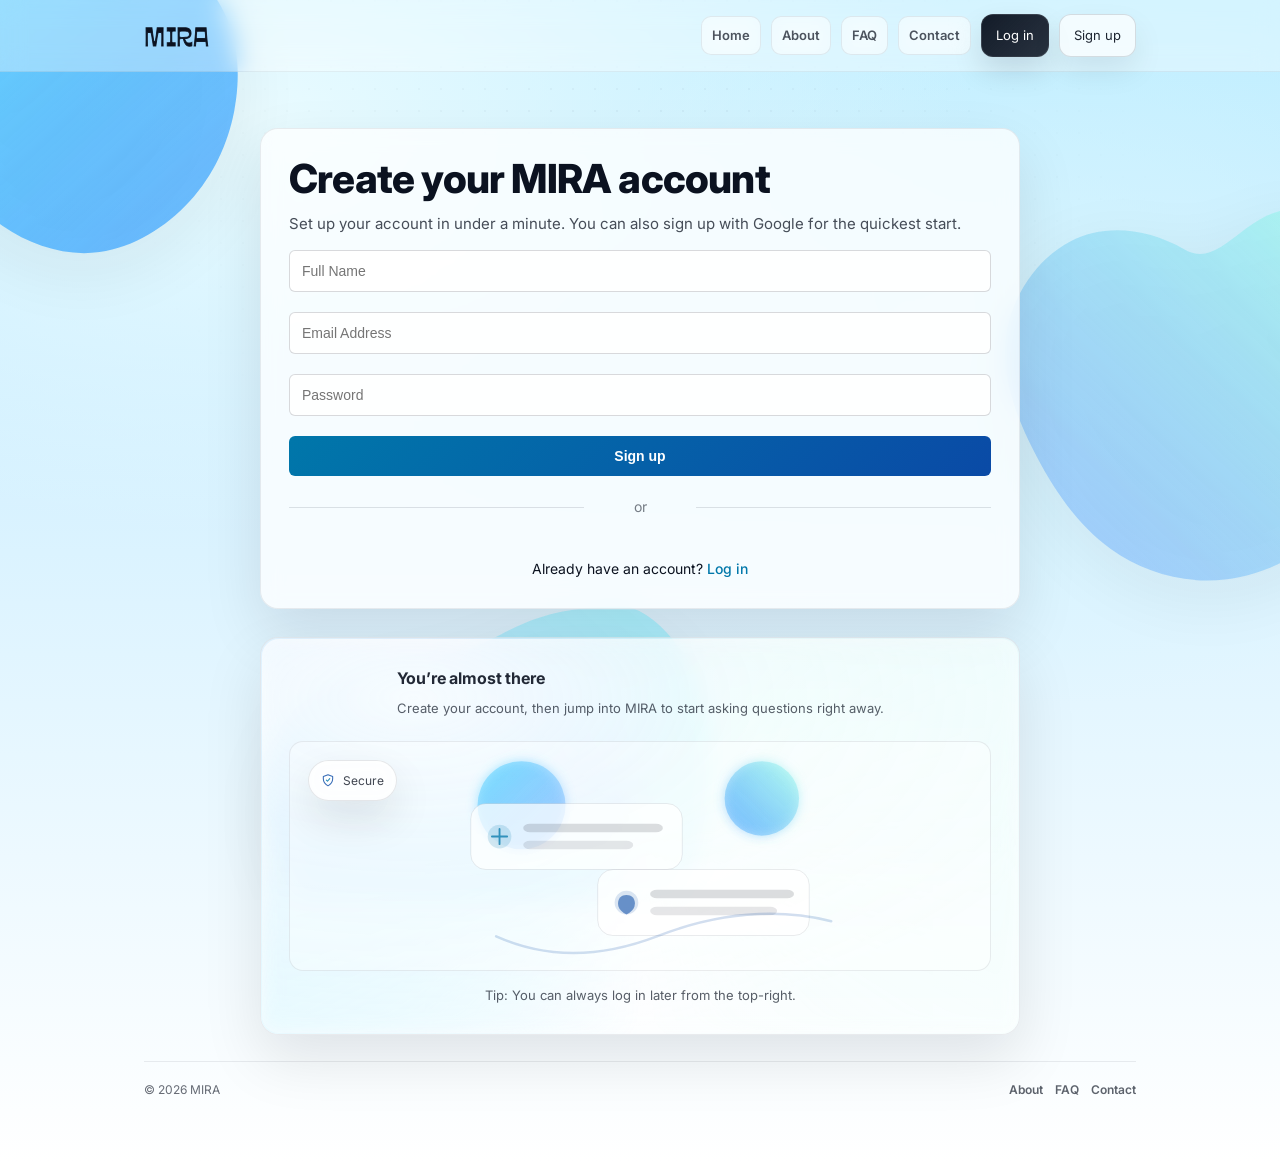
<file: signup.html>
<!DOCTYPE html>
<html lang="en">
<head>
  <meta charset="UTF-8" />
  <meta name="viewport" content="width=device-width, initial-scale=1.0"/>
  <title>Sign Up - MIRA</title>
  <link rel="stylesheet" href="styles.css"/>
  <link rel="preconnect" href="https://fonts.googleapis.com">
  <link rel="preconnect" href="https://fonts.gstatic.com" crossorigin>
  <link rel="stylesheet" href="https://fonts.googleapis.com/css2?family=Inter:wght@400;600&family=Ojuju:wght@600&display=swap" media="print" onload="this.media='all'">
  <noscript><link rel="stylesheet" href="https://fonts.googleapis.com/css2?family=Inter:wght@400;600&family=Ojuju:wght@600&display=swap"></noscript>
  <script src="https://accounts.google.com/gsi/client" async defer></script>
  <style>
    * {
      box-sizing: border-box;
      margin: 0;
      padding: 0;
    }

    html {
      scroll-behavior: smooth;
    }

    body {
      font-family: 'Inter', sans-serif;
      background: radial-gradient(1200px 700px at 20% 10%, #e9fbff 0%, rgba(233, 251, 255, 0) 60%),
                  radial-gradient(1000px 650px at 80% 30%, #d7f5ff 0%, rgba(215, 245, 255, 0) 55%),
                  linear-gradient(180deg, #bdeeff 0%, #cfefff 30%, #ffffff 100%);
      color: #0b1220;
      line-height: 1.6;
      min-height: 100vh;
      position: relative;
      overflow-x: hidden;
    }

    header {
      position: sticky;
      top: 0;
      z-index: 900;
      animation: fadeInDown 520ms cubic-bezier(0.2, 0.9, 0.2, 1) both;
      background: rgba(255, 255, 255, 0.35);
      backdrop-filter: blur(12px);
      border-bottom: 1px solid rgba(15, 23, 42, 0.06);
      transition: box-shadow 160ms ease, background 160ms ease, border-color 160ms ease;
    }

    header.is-scrolled {
      background: rgba(255, 255, 255, 0.68);
      border-bottom-color: rgba(15, 23, 42, 0.10);
      box-shadow: 0 18px 50px rgba(2, 8, 23, 0.10);
    }

    .header-inner {
      max-width: 1040px;
      margin: 0 auto;
      padding: 14px 24px;
      display: flex;
      justify-content: space-between;
      align-items: center;
      gap: 14px;
    }

    .header-right {
      display: inline-flex;
      align-items: center;
      gap: 10px;
    }

    .top-nav {
      display: inline-flex;
      align-items: center;
      gap: 10px;
      font-size: 13px;
      color: rgba(11, 18, 32, 0.7);
    }

    .top-nav a {
      color: rgba(11, 18, 32, 0.72);
      text-decoration: none;
      font-weight: 600;
      padding: 8px 10px;
      border-radius: 10px;
      background: rgba(255, 255, 255, 0.45);
      border: 1px solid rgba(15, 23, 42, 0.08);
      backdrop-filter: blur(10px);
      transition: transform 120ms ease, background 120ms ease;
    }

    .top-nav a:hover {
      background: rgba(255, 255, 255, 0.7);
      transform: translateY(-1px);
    }

    .logo {
      font-family: 'Ojuju', sans-serif;
      font-size: 26px;
      font-weight: 600;
      letter-spacing: 0.5px;
      -webkit-text-stroke: 1px rgba(11, 18, 32, 0.9);
    }

    .header-actions {
      display: inline-flex;
      align-items: center;
      gap: 10px;
      transform-origin: 100% 50%;
    }

    .shell {
      max-width: 1040px;
      margin: 0 auto;
      padding: 0 24px 64px 24px;
      position: relative;
      z-index: 1;
    }

    .hero {
      margin: 56px auto 0 auto;
      display: grid;
      grid-template-columns: 1fr;
      gap: 28px;
      align-items: center;
      max-width: 760px;
    }

    .hero-card {
      background: rgba(255, 255, 255, 0.75);
      border: 1px solid rgba(15, 23, 42, 0.08);
      box-shadow: 0 24px 60px rgba(2, 8, 23, 0.10);
      border-radius: 18px;
      padding: 28px 28px;
      backdrop-filter: blur(10px);
      animation: fadeInUp 620ms cubic-bezier(0.2, 0.9, 0.2, 1) both;
    }

    .hero-card.muted {
      background: rgba(255, 255, 255, 0.55);
      animation-delay: 90ms;
    }

    .visual-card {
      position: relative;
      overflow: hidden;
      min-height: 340px;
      animation-delay: 110ms;
    }

    .visual-card::before {
      content: "";
      position: absolute;
      inset: -2px;
      background: conic-gradient(from 180deg at 50% 50%,
        rgba(85, 214, 255, 0.0) 0deg,
        rgba(85, 214, 255, 0.75) 70deg,
        rgba(106, 164, 255, 0.65) 140deg,
        rgba(166, 255, 234, 0.65) 220deg,
        rgba(85, 214, 255, 0.0) 360deg
      );
      opacity: 0.28;
      filter: blur(10px);
      animation: haloSpin 10s linear infinite;
    }

    .visual-card::after {
      content: "";
      position: absolute;
      inset: 1px;
      border-radius: 17px;
      background: radial-gradient(700px 350px at 20% 15%, rgba(255,255,255,0.85) 0%, rgba(255,255,255,0.55) 40%, rgba(255,255,255,0.35) 100%);
      pointer-events: none;
    }

    .visual-inner {
      position: relative;
      z-index: 1;
      height: 100%;
      display: flex;
      flex-direction: column;
      justify-content: space-between;
      gap: 14px;
    }

    .mini-headline {
      font-size: 16px;
      font-weight: 700;
      letter-spacing: -0.01em;
      color: rgba(11, 18, 32, 0.9);
      margin-bottom: 6px;
    }

    .mini-copy {
      font-size: 13px;
      color: rgba(11, 18, 32, 0.68);
    }

    .illustration {
      margin-top: 8px;
      width: 100%;
      height: 230px;
      border-radius: 14px;
      background: rgba(255, 255, 255, 0.35);
      border: 1px solid rgba(15, 23, 42, 0.08);
      display: grid;
      place-items: center;
      overflow: hidden;
      position: relative;
    }

    .illustration svg {
      width: 92%;
      max-width: 440px;
      height: auto;
    }

    .badge {
      position: absolute;
      display: inline-flex;
      align-items: center;
      gap: 8px;
      padding: 10px 12px;
      border-radius: 999px;
      background: rgba(255, 255, 255, 0.78);
      border: 1px solid rgba(15, 23, 42, 0.10);
      box-shadow: 0 18px 40px rgba(2, 8, 23, 0.10);
      font-size: 12px;
      color: rgba(11, 18, 32, 0.78);
      backdrop-filter: blur(10px);
      transform: translateZ(0);
      animation: badgeFloat 6.5s ease-in-out infinite;
    }

    .badge svg {
      width: 14px;
      height: 14px;
      opacity: 0.9;
    }

    .badge.one { left: 18px; top: 18px; animation-delay: 0ms; }

    .chip {
      display: inline-flex;
      align-items: center;
      gap: 8px;
      padding: 8px 10px;
      border-radius: 999px;
      background: rgba(255, 255, 255, 0.65);
      border: 1px solid rgba(15, 23, 42, 0.10);
      color: rgba(11, 18, 32, 0.78);
      font-size: 12px;
      line-height: 1;
      box-shadow: 0 12px 26px rgba(2, 8, 23, 0.06);
    }

    .hero h1 {
      font-size: 40px;
      line-height: 1.12;
      letter-spacing: -0.02em;
      margin: 0 0 10px 0;
    }

    .hero p {
      margin: 0 0 14px 0;
      color: rgba(11, 18, 32, 0.75);
      font-size: 15px;
    }

    .form-error {
      margin: 0 0 16px 0;
      padding: 10px 12px;
      border-radius: 8px;
      background: #fee4e2;
      color: #7a271a;
      font-size: 13px;
      display: none;
    }

    .field-error {
      margin: -14px 0 14px 0;
      font-size: 12px;
      color: #b42318;
      display: none;
    }

    .sr-only {
      position: absolute;
      width: 1px;
      height: 1px;
      padding: 0;
      margin: -1px;
      overflow: hidden;
      clip: rect(0, 0, 0, 0);
      white-space: nowrap;
      border: 0;
    }

    form input {
      width: 100%;
      padding: 12px;
      margin-bottom: 20px;
      border: 1px solid rgba(15, 23, 42, 0.16);
      border-radius: 6px;
      font-size: 14px;
      outline: none;
      transition: border-color 160ms ease, box-shadow 160ms ease;
      background: rgba(255, 255, 255, 0.9);
    }

    form input:focus {
      border-color: #0077aa;
      box-shadow: 0 0 0 4px rgba(0, 119, 170, 0.15);
    }

    .primary-btn {
      width: 100%;
      background: linear-gradient(135deg, #0077aa 0%, #0a4aa6 100%);
      color: #fff;
      border: none;
      padding: 12px;
      border-radius: 6px;
      cursor: pointer;
      font-weight: bold;
      font-size: 14px;
      transition: transform 120ms ease, filter 120ms ease;
      position: relative;
      overflow: hidden;
    }

    .primary-btn::after {
      content: "";
      position: absolute;
      inset: -2px;
      background: linear-gradient(110deg, rgba(255,255,255,0) 0%, rgba(255,255,255,0.24) 45%, rgba(255,255,255,0) 70%);
      transform: translateX(-120%);
      transition: transform 700ms ease;
    }

    .primary-btn:hover {
      filter: brightness(0.98);
      transform: translateY(-1px);
    }

    .primary-btn:hover::after {
      transform: translateX(120%);
    }

    .primary-btn[disabled] {
      opacity: 0.7;
      cursor: not-allowed;
      transform: none;
    }

    .or-divider {
      text-align: center;
      margin: 20px 0;
      font-size: 14px;
      color: rgba(11, 18, 32, 0.55);
      position: relative;
    }

    .or-divider::before,
    .or-divider::after {
      content: "";
      position: absolute;
      top: 50%;
      width: 42%;
      height: 1px;
      background: rgba(15, 23, 42, 0.12);
    }

    .or-divider::before { left: 0; }
    .or-divider::after { right: 0; }

    .g_id_signin {
      display: flex;
      justify-content: center;
    }

    .login-link {
      text-align: center;
      margin-top: 20px;
      font-size: 14px;
    }

    .login-link a {
      color: #0077aa;
      text-decoration: none;
      font-weight: 500;
    }

    .login-link a:hover {
      text-decoration: underline;
    }

    .login-btn {
      display: inline-flex;
      align-items: center;
      justify-content: center;
      gap: 10px;
      background: linear-gradient(135deg, rgba(11, 18, 32, 0.96) 0%, rgba(11, 18, 32, 0.86) 100%);
      color: #fff;
      padding: 10px 14px;
      border: 1px solid rgba(255, 255, 255, 0.10);
      border-radius: 12px;
      font-size: 13px;
      cursor: pointer;
      box-shadow: 0 14px 30px rgba(2, 8, 23, 0.12);
      transition: transform 120ms ease, filter 120ms ease;
      text-decoration: none;
      white-space: nowrap;
    }

    .login-btn:hover {
      filter: brightness(1.02);
      transform: translateY(-1px);
    }

    .signup-btn {
      display: inline-flex;
      align-items: center;
      justify-content: center;
      gap: 10px;
      padding: 10px 14px;
      border-radius: 12px;
      font-size: 13px;
      cursor: pointer;
      text-decoration: none;
      color: rgba(11, 18, 32, 0.92);
      background: rgba(255, 255, 255, 0.7);
      border: 1px solid rgba(15, 23, 42, 0.14);
      box-shadow: 0 14px 30px rgba(2, 8, 23, 0.08);
      transition: transform 120ms ease, background 120ms ease, filter 120ms ease;
      white-space: nowrap;
    }

    .signup-btn:hover {
      background: rgba(255, 255, 255, 0.9);
      filter: brightness(1.01);
      transform: translateY(-1px);
    }

    .bg-vectors {
      position: fixed;
      inset: 0;
      pointer-events: none;
      z-index: 0;
    }

    .bg-vectors::before {
      content: "";
      position: absolute;
      inset: 0;
      opacity: 0.45;
      background-image:
        radial-gradient(circle at 1px 1px, rgba(15, 23, 42, 0.10) 1px, rgba(0,0,0,0) 1.2px);
      background-size: 22px 22px;
      mask-image: radial-gradient(800px 520px at 50% 20%, rgba(0,0,0,1) 0%, rgba(0,0,0,0) 70%);
      animation: gridPulse 7s ease-in-out infinite;
    }

    .bg-vectors svg {
      position: absolute;
      opacity: 0.9;
      filter: drop-shadow(0 18px 40px rgba(2, 8, 23, 0.10));
      transform-origin: 50% 50%;
    }

    .vec-1 { left: -140px; top: -120px; width: 420px; height: 420px; opacity: 0.55; animation: float1 9.5s ease-in-out infinite; }
    .vec-2 { right: -180px; top: 120px; width: 520px; height: 520px; opacity: 0.45; animation: float2 12s ease-in-out infinite; }
    .vec-3 { left: 14%; bottom: -220px; width: 620px; height: 620px; opacity: 0.35; animation: float3 14s ease-in-out infinite; }

    @keyframes fadeInUp {
      from { opacity: 0; transform: translateY(10px); }
      to { opacity: 1; transform: translateY(0); }
    }

    @keyframes fadeInDown {
      from { opacity: 0; transform: translateY(-10px); }
      to { opacity: 1; transform: translateY(0); }
    }

    @keyframes float1 {
      0%, 100% { transform: translate3d(0, 0, 0) rotate(0deg); }
      50% { transform: translate3d(14px, 10px, 0) rotate(6deg); }
    }

    @keyframes float2 {
      0%, 100% { transform: translate3d(0, 0, 0) rotate(0deg); }
      50% { transform: translate3d(-16px, 12px, 0) rotate(-5deg); }
    }

    @keyframes float3 {
      0%, 100% { transform: translate3d(0, 0, 0) rotate(0deg); }
      50% { transform: translate3d(10px, -14px, 0) rotate(4deg); }
    }

    @keyframes gridPulse {
      0%, 100% { opacity: 0.28; transform: translate3d(0, 0, 0); }
      50% { opacity: 0.48; transform: translate3d(0, -6px, 0); }
    }

    @keyframes haloSpin {
      from { transform: rotate(0deg); }
      to { transform: rotate(360deg); }
    }

    @keyframes badgeFloat {
      0%, 100% { transform: translate3d(0, 0, 0); }
      50% { transform: translate3d(0, -8px, 0); }
    }

    @media (prefers-reduced-motion: reduce) {
      header, .hero-card { animation: none !important; }
      .bg-vectors svg { animation: none !important; }
      .bg-vectors::before { animation: none !important; }
      .visual-card::before { animation: none !important; }
      .badge { animation: none !important; }
      .primary-btn::after { transition: none !important; }
    }

    @media (max-width: 860px) {
      .hero { margin-top: 28px; max-width: 100%; }
      .hero h1 { font-size: 34px; }
      .hero-card { padding: 22px; }
    }
  </style>
</head>
<body>

  <!-- Decorative vectors -->
  <div class="bg-vectors" aria-hidden="true">
    <svg class="vec-1" viewBox="0 0 200 200" xmlns="http://www.w3.org/2000/svg">
      <defs>
        <linearGradient id="g1" x1="0" y1="0" x2="1" y2="1">
          <stop offset="0" stop-color="#55d6ff" stop-opacity="0.95"/>
          <stop offset="1" stop-color="#1b8cff" stop-opacity="0.65"/>
        </linearGradient>
      </defs>
      <path fill="url(#g1)" d="M44.2,-67.3C57.5,-60.1,68.6,-48.3,74.5,-34.6C80.4,-20.9,81.2,-5.3,78.2,10.1C75.2,25.4,68.4,40.5,57.1,52.9C45.9,65.3,30.2,75,14.1,77.2C-2,79.4,-18.4,74.2,-32.2,64.7C-46.1,55.2,-57.5,41.3,-65.9,25.8C-74.4,10.2,-79.8,-6.9,-77.1,-23.1C-74.3,-39.3,-63.3,-54.6,-49.2,-61.5C-35.2,-68.4,-18.1,-67,0.1,-67.2C18.3,-67.4,36.6,-69.1,44.2,-67.3Z" transform="translate(100 100)"/>
    </svg>
    <svg class="vec-2" viewBox="0 0 220 220" xmlns="http://www.w3.org/2000/svg">
      <defs>
        <linearGradient id="g2" x1="1" y1="0" x2="0" y2="1">
          <stop offset="0" stop-color="#a6ffea" stop-opacity="0.85"/>
          <stop offset="1" stop-color="#6aa4ff" stop-opacity="0.55"/>
        </linearGradient>
      </defs>
      <path fill="url(#g2)" d="M47.3,-71.4C61.6,-64.6,73.7,-52,79.1,-36.9C84.6,-21.7,83.3,-4,79.4,13.3C75.4,30.6,68.7,47.6,56.8,60.6C44.9,73.5,27.9,82.4,10.6,84.4C-6.6,86.4,-24,81.4,-37.9,71.4C-51.7,61.4,-62.1,46.3,-70.2,30.3C-78.4,14.3,-84.3,-2.6,-82,-19C-79.6,-35.4,-69,-51.3,-54.9,-58.6C-40.8,-65.9,-23.2,-64.7,-6.3,-55.1C10.6,-45.5,21.1,-78.2,47.3,-71.4Z" transform="translate(110 110)"/>
    </svg>
    <svg class="vec-3" viewBox="0 0 240 240" xmlns="http://www.w3.org/2000/svg">
      <defs>
        <linearGradient id="g3" x1="0" y1="1" x2="1" y2="0">
          <stop offset="0" stop-color="#b8c7ff" stop-opacity="0.6"/>
          <stop offset="1" stop-color="#62f3ff" stop-opacity="0.45"/>
        </linearGradient>
      </defs>
      <path fill="url(#g3)" d="M54.5,-78.6C69.1,-73.3,78.7,-57.4,83.2,-40.8C87.6,-24.2,86.9,-7,82.7,9.3C78.5,25.6,70.8,40.9,59.2,54.7C47.6,68.5,32.2,80.8,14.8,84.9C-2.6,89,-22.1,84.9,-37.6,75.3C-53.1,65.8,-64.5,50.8,-73.1,34.5C-81.7,18.2,-87.6,0.6,-84.9,-15.8C-82.3,-32.2,-71.2,-47.4,-57.2,-53.6C-43.2,-59.8,-26.2,-57,-9.2,-62C7.8,-67,15.6,-79.8,54.5,-78.6Z" transform="translate(120 120)"/>
    </svg>
  </div>

  <header id="siteHeader">
    <div class="header-inner">
      <a href="index.html" class="logo">MIRA</a>
      <div class="header-right">
        <nav class="top-nav" aria-label="Top navigation">
          <a href="index.html">Home</a>
          <a href="about_page.html">About</a>
          <a href="faq.html">FAQ</a>
          <a href="contact_us.html">Contact</a>
        </nav>
        <div class="header-actions" id="headerActions" data-auth="false" aria-label="Account actions">
          <a class="login-btn" href="login.html">Log in</a>
          <a class="signup-btn" href="#start">Sign up</a>
        </div>
      </div>
    </div>
  </header>

  <main class="shell">
    <section class="hero" id="start">
      <div class="hero-card">
        <h1>Create your MIRA account</h1>
        <p>Set up your account in under a minute. You can also sign up with Google for the quickest start.</p>

        <form id="signupForm" novalidate>
          <div id="formError" class="form-error" role="alert" aria-live="polite"></div>

          <label class="sr-only" for="fullName">Full Name</label>
          <input id="fullName" name="fullName" type="text" placeholder="Full Name" autocomplete="name" required />
          <div id="nameError" class="field-error" aria-live="polite"></div>

          <label class="sr-only" for="email">Email Address</label>
          <input id="email" name="email" type="email" placeholder="Email Address" autocomplete="email" required />
          <div id="emailError" class="field-error" aria-live="polite"></div>

          <label class="sr-only" for="password">Password</label>
          <input id="password" name="password" type="password" placeholder="Password" autocomplete="new-password" minlength="6" required />
          <div id="passwordError" class="field-error" aria-live="polite"></div>

          <button id="signupSubmit" class="primary-btn" type="submit">Sign up</button>
        </form>

      <div class="or-divider">or</div>
      <div class="g_id_signin"
           data-type="standard"
           data-shape="pill"
           data-theme="outline"
           data-text="signup_with"
           data-size="large"
           data-logo_alignment="left">
      </div>

      <div id="g_id_onload"
           data-client_id="219707754826-no2qh74pa0tsuecinuf7v8cp0sjvk7ee.apps.googleusercontent.com"
           data-context="signup"
           data-ux_mode="popup"
           data-callback="handleCredentialResponse">
      </div>

      <div class="login-link">
        Already have an account? <a href="login.html">Log in</a>
      </div>
      </div>

      <div class="hero-card visual-card muted" aria-label="MIRA preview">
        <div class="visual-inner">
          <div>
            <div class="mini-headline">You’re almost there</div>
            <div class="mini-copy">Create your account, then jump into MIRA to start asking questions right away.</div>
          </div>

          <div class="illustration" aria-hidden="true">
            <div class="badge one">
              <svg viewBox="0 0 24 24" fill="none" aria-hidden="true">
                <path d="M12 22s8-4.5 8-12V6l-8-3-8 3v4c0 7.5 8 12 8 12Z" stroke="rgba(10, 74, 166, 0.9)" stroke-width="1.8" stroke-linejoin="round"/>
                <path d="M9.2 12.2l1.9 1.9 3.9-4.6" stroke="rgba(0, 119, 170, 0.95)" stroke-width="1.8" stroke-linecap="round" stroke-linejoin="round"/>
              </svg>
              Secure
            </div>

            <svg viewBox="0 0 520 260" xmlns="http://www.w3.org/2000/svg">
              <defs>
                <linearGradient id="ill-g1" x1="0" y1="0" x2="1" y2="1">
                  <stop offset="0" stop-color="#55d6ff" stop-opacity="0.55"/>
                  <stop offset="1" stop-color="#6aa4ff" stop-opacity="0.35"/>
                </linearGradient>
                <linearGradient id="ill-g2" x1="1" y1="0" x2="0" y2="1">
                  <stop offset="0" stop-color="#a6ffea" stop-opacity="0.55"/>
                  <stop offset="1" stop-color="#1b8cff" stop-opacity="0.35"/>
                </linearGradient>
                <filter id="soft" x="-20%" y="-20%" width="140%" height="140%">
                  <feGaussianBlur stdDeviation="6" result="b"/>
                  <feMerge>
                    <feMergeNode in="b"/>
                    <feMergeNode in="SourceGraphic"/>
                  </feMerge>
                </filter>
              </defs>

              <circle cx="120" cy="70" r="52" fill="url(#ill-g1)" filter="url(#soft)"/>
              <circle cx="404" cy="62" r="44" fill="url(#ill-g2)" filter="url(#soft)"/>

              <g transform="translate(60,68)">
                <rect x="0" y="0" rx="18" ry="18" width="250" height="78" fill="rgba(255,255,255,0.72)" stroke="rgba(15,23,42,0.10)"/>
                <circle cx="34" cy="39" r="14" fill="rgba(0,119,170,0.16)"/>
                <path d="M34 30v18M25 39h18" stroke="rgba(0,119,170,0.75)" stroke-width="2.2" stroke-linecap="round"/>
                <rect x="62" y="24" rx="8" ry="8" width="165" height="10" fill="rgba(11,18,32,0.14)"/>
                <rect x="62" y="44" rx="8" ry="8" width="130" height="10" fill="rgba(11,18,32,0.10)"/>
              </g>

              <g transform="translate(210,146)">
                <rect x="0" y="0" rx="18" ry="18" width="250" height="78" fill="rgba(255,255,255,0.72)" stroke="rgba(15,23,42,0.10)"/>
                <circle cx="34" cy="39" r="14" fill="rgba(10,74,166,0.14)"/>
                <path d="M34 30c6 0 10 4 10 10 0 9-10 13-10 13s-10-4-10-13c0-6 4-10 10-10Z" fill="rgba(10,74,166,0.55)"/>
                <rect x="62" y="24" rx="8" ry="8" width="170" height="10" fill="rgba(11,18,32,0.14)"/>
                <rect x="62" y="44" rx="8" ry="8" width="150" height="10" fill="rgba(11,18,32,0.10)"/>
              </g>

              <path d="M90 225c58 26 122 26 190 0 72-28 140-34 206-18" fill="none" stroke="rgba(10,74,166,0.18)" stroke-width="3" stroke-linecap="round"/>
            </svg>
          </div>

          <div class="mini-copy">Tip: You can always log in later from the top-right.</div>
        </div>
      </div>
    </section>

    <div class="footer" aria-label="Footer">
      <div>© <span id="year"></span> MIRA</div>
      <div class="footer-links">
        <a href="about_page.html">About</a>
        <a href="faq.html">FAQ</a>
        <a href="contact_us.html">Contact</a>
      </div>
    </div>
  </main>

  <script>
    const siteHeader = document.getElementById('siteHeader');
    const signupForm = document.getElementById('signupForm');
    const fullNameEl = document.getElementById('fullName');
    const emailEl = document.getElementById('email');
    const passwordEl = document.getElementById('password');
    const submitBtn = document.getElementById('signupSubmit');
    const formErrorEl = document.getElementById('formError');
    const nameErrorEl = document.getElementById('nameError');
    const emailErrorEl = document.getElementById('emailError');
    const passwordErrorEl = document.getElementById('passwordError');


    function showEl(el, show) {
      el.style.display = show ? 'block' : 'none';
    }

    function setText(el, text) {
      el.textContent = text || '';
    }

    function clearErrors() {
      setText(formErrorEl, '');
      setText(nameErrorEl, '');
      setText(emailErrorEl, '');
      setText(passwordErrorEl, '');
      showEl(formErrorEl, false);
      showEl(nameErrorEl, false);
      showEl(emailErrorEl, false);
      showEl(passwordErrorEl, false);
      fullNameEl.removeAttribute('aria-invalid');
      emailEl.removeAttribute('aria-invalid');
      passwordEl.removeAttribute('aria-invalid');
    }

    function validateName(value) {
      const v = String(value || '').trim();
      if (!v) return 'Full name is required.';
      if (v.length < 2) return 'Please enter your full name.';
      return '';
    }

    function validateEmail(value) {
      const v = String(value || '').trim();
      if (!v) return 'Email is required.';
      const ok = /^[^\s@]+@[^\s@]+\.[^\s@]+$/.test(v);
      if (!ok) return 'Enter a valid email address.';
      return '';
    }

    function validatePassword(value) {
      const v = String(value || '');
      if (!v) return 'Password is required.';
      if (v.length < 6) return 'Password must be at least 6 characters.';
      return '';
    }

    function setSubmitting(isSubmitting) {
      submitBtn.disabled = isSubmitting;
      submitBtn.textContent = isSubmitting ? 'Creating account…' : 'Sign up';
      fullNameEl.disabled = isSubmitting;
      emailEl.disabled = isSubmitting;
      passwordEl.disabled = isSubmitting;
    }

    fullNameEl.addEventListener('input', () => {
      const msg = validateName(fullNameEl.value);
      setText(nameErrorEl, msg);
      showEl(nameErrorEl, Boolean(msg));
      if (msg) fullNameEl.setAttribute('aria-invalid', 'true'); else fullNameEl.removeAttribute('aria-invalid');
    });
    emailEl.addEventListener('input', () => {
      const msg = validateEmail(emailEl.value);
      setText(emailErrorEl, msg);
      showEl(emailErrorEl, Boolean(msg));
      if (msg) emailEl.setAttribute('aria-invalid', 'true'); else emailEl.removeAttribute('aria-invalid');
    });
    passwordEl.addEventListener('input', () => {
      const msg = validatePassword(passwordEl.value);
      setText(passwordErrorEl, msg);
      showEl(passwordErrorEl, Boolean(msg));
      if (msg) passwordEl.setAttribute('aria-invalid', 'true'); else passwordEl.removeAttribute('aria-invalid');
    });

    signupForm.addEventListener('submit', async (e) => {
      e.preventDefault();
      clearErrors();

      const nameMsg = validateName(fullNameEl.value);
      const emailMsg = validateEmail(emailEl.value);
      const passMsg = validatePassword(passwordEl.value);

      if (nameMsg) {
        setText(nameErrorEl, nameMsg);
        showEl(nameErrorEl, true);
        fullNameEl.setAttribute('aria-invalid', 'true');
      }
      if (emailMsg) {
        setText(emailErrorEl, emailMsg);
        showEl(emailErrorEl, true);
        emailEl.setAttribute('aria-invalid', 'true');
      }
      if (passMsg) {
        setText(passwordErrorEl, passMsg);
        showEl(passwordErrorEl, true);
        passwordEl.setAttribute('aria-invalid', 'true');
      }
      if (nameMsg || emailMsg || passMsg) {
        (nameMsg ? fullNameEl : (emailMsg ? emailEl : passwordEl)).focus();
        return;
      }

      setSubmitting(true);
      try {
        await new Promise((r) => setTimeout(r, 700));

        const session = {
          name: String(fullNameEl.value || '').trim(),
          email: String(emailEl.value || '').trim().toLowerCase(),
          provider: 'signup',
          createdAt: Date.now()
        };
        try { window.localStorage.setItem('mira_session', JSON.stringify(session)); } catch (_) {}

        window.location.href = 'index.html';
      } catch (_) {
        setText(formErrorEl, 'Sign up failed. Please try again.');
        showEl(formErrorEl, true);
      } finally {
        setSubmitting(false);
      }
    });

    function handleCredentialResponse(response) {
      const token = response && response.credential ? String(response.credential) : '';
      if (!token) {
        setText(formErrorEl, 'Google Sign-Up failed. Please try again.');
        showEl(formErrorEl, true);
        return;
      }
      try {
        const session = { provider: 'google', token, createdAt: Date.now() };
        window.localStorage.setItem('mira_session', JSON.stringify(session));
      } catch (_) {}
      window.location.href = 'index.html';
    }
  </script>
  <script src="site.js" defer></script>

</body>
</html>
</file>
<file: styles.css>
* { box-sizing: border-box; margin: 0; padding: 0; }

html { scroll-behavior: smooth; }

body {
  font-family: 'Inter', system-ui, -apple-system, Segoe UI, Roboto, sans-serif;
  background: radial-gradient(1200px 700px at 20% 10%, #e9fbff 0%, rgba(233, 251, 255, 0) 60%),
              radial-gradient(1000px 650px at 80% 30%, #d7f5ff 0%, rgba(215, 245, 255, 0) 55%),
              linear-gradient(180deg, #bdeeff 0%, #cfefff 30%, #ffffff 100%);
  color: #0b1220;
  line-height: 1.6;
  min-height: 100vh;
  position: relative;
  overflow-x: hidden;
  text-rendering: optimizeLegibility;
  -webkit-font-smoothing: antialiased;
}

header {
  position: sticky;
  top: 0;
  z-index: 900;
  animation: fadeInDown 320ms cubic-bezier(0.2, 0.9, 0.2, 1) both;
  background: rgba(255, 255, 255, 0.82);
  border-bottom: 1px solid rgba(15, 23, 42, 0.06);
  transition: box-shadow 120ms ease, background 120ms ease, border-color 120ms ease;
}

header.is-scrolled {
  background: rgba(255, 255, 255, 0.94);
  border-bottom-color: rgba(15, 23, 42, 0.10);
  box-shadow: 0 12px 32px rgba(2, 8, 23, 0.08);
}

@supports ((backdrop-filter: blur(1px)) or (-webkit-backdrop-filter: blur(1px))) {
  header {
    background: rgba(255, 255, 255, 0.72);
    backdrop-filter: blur(10px);
    -webkit-backdrop-filter: blur(10px);
  }
  header.is-scrolled {
    background: rgba(255, 255, 255, 0.88);
  }
}

.header-inner {
  max-width: 1040px;
  margin: 0 auto;
  padding: 14px 24px;
  display: flex;
  justify-content: space-between;
  align-items: center;
  gap: 14px;
}

.logo {
  font-family: 'Ojuju', sans-serif;
  font-size: 26px;
  font-weight: 600;
  letter-spacing: 0.5px;
  -webkit-text-stroke: 1px rgba(11, 18, 32, 0.9);
  text-decoration: none;
  color: inherit;
}

.header-right {
  display: inline-flex;
  align-items: center;
  gap: 12px;
}

.top-nav {
  display: inline-flex;
  align-items: center;
  gap: 10px;
  font-size: 13px;
  color: rgba(11, 18, 32, 0.7);
}

.top-nav a {
  text-decoration: none;
  color: rgba(11, 18, 32, 0.72);
  font-weight: 600;
  padding: 8px 10px;
  border-radius: 10px;
  background: rgba(255, 255, 255, 0.65);
  border: 1px solid rgba(15, 23, 42, 0.08);
  transition: transform 100ms ease, background 100ms ease;
  white-space: nowrap;
}

.top-nav a:hover {
  background: rgba(255, 255, 255, 0.7);
  transform: translateY(-1px);
}

.top-nav a.is-active,
.login-btn.is-active {
  background: rgba(255, 255, 255, 0.88);
  border-color: rgba(15, 23, 42, 0.14);
  color: rgba(11, 18, 32, 0.92);
}

.header-actions {
  display: inline-flex;
  align-items: center;
  gap: 10px;
}

.login-btn {
  display: inline-flex;
  align-items: center;
  justify-content: center;
  gap: 10px;
  background: linear-gradient(135deg, rgba(11, 18, 32, 0.96) 0%, rgba(11, 18, 32, 0.86) 100%);
  color: #fff;
  padding: 10px 14px;
  border: 1px solid rgba(255, 255, 255, 0.10);
  border-radius: 12px;
  font-size: 13px;
  cursor: pointer;
  box-shadow: 0 14px 30px rgba(2, 8, 23, 0.12);
  transition: transform 120ms ease, filter 120ms ease;
  text-decoration: none;
  white-space: nowrap;
  font-family: inherit;
}

.login-btn:hover {
  filter: brightness(1.02);
  transform: translateY(-1px);
}

.signup-btn {
  display: inline-flex;
  align-items: center;
  justify-content: center;
  gap: 10px;
  padding: 10px 14px;
  border-radius: 12px;
  font-size: 13px;
  cursor: pointer;
  text-decoration: none;
  color: rgba(11, 18, 32, 0.92);
  background: rgba(255, 255, 255, 0.7);
  border: 1px solid rgba(15, 23, 42, 0.14);
  box-shadow: 0 14px 30px rgba(2, 8, 23, 0.08);
  transition: transform 120ms ease, background 120ms ease, filter 120ms ease;
  white-space: nowrap;
  font-family: inherit;
}

.signup-btn:hover {
  background: rgba(255, 255, 255, 0.9);
  filter: brightness(1.01);
  transform: translateY(-1px);
}

main {
  max-width: 1040px;
  margin: 0 auto;
  padding: 28px 24px 80px 24px;
  position: relative;
  z-index: 1;
}

.shell {
  max-width: 1040px;
  margin: 0 auto;
  padding: 28px 24px 80px 24px;
  position: relative;
  z-index: 1;
}

.hero {
  display: grid;
  grid-template-columns: 1.1fr 0.9fr;
  gap: 22px;
  align-items: center;
  margin-top: 26px;
}

.card {
  background: rgba(255, 255, 255, 0.88);
  border: 1px solid rgba(15, 23, 42, 0.08);
  box-shadow: 0 16px 40px rgba(2, 8, 23, 0.08);
  border-radius: 18px;
  padding: 28px 28px;
  animation: fadeInUp 360ms cubic-bezier(0.2, 0.9, 0.2, 1) both;
  contain: layout style;
}

.tagline {
  background: rgba(255, 255, 255, 0.8);
  padding: 8px 12px;
  border-radius: 999px;
  font-weight: 700;
  display: inline-block;
  margin-bottom: 14px;
  border: 1px solid rgba(15, 23, 42, 0.08);
  font-size: 13px;
}

.hero h1,
.page-title {
  font-size: 42px;
  font-weight: 800;
  margin-bottom: 12px;
  letter-spacing: -0.02em;
  line-height: 1.08;
}

.hero p,
.page-lead {
  font-size: 15px;
  color: rgba(11, 18, 32, 0.75);
  margin-bottom: 18px;
}

.cta-row {
  display: flex;
  gap: 12px;
  flex-wrap: wrap;
  align-items: center;
  margin-top: 10px;
}

.primary-cta {
  display: inline-flex;
  align-items: center;
  justify-content: center;
  gap: 10px;
  background: linear-gradient(135deg, #0077aa 0%, #0a4aa6 100%);
  color: #fff;
  padding: 12px 16px;
  border-radius: 12px;
  text-decoration: none;
  font-weight: bold;
  font-size: 14px;
  transition: transform 120ms ease, filter 120ms ease;
  position: relative;
  overflow: hidden;
  border: none;
  cursor: pointer;
  font-family: inherit;
}

.primary-cta::after {
  content: "";
  position: absolute;
  inset: -2px;
  background: linear-gradient(110deg, rgba(255,255,255,0) 0%, rgba(255,255,255,0.22) 45%, rgba(255,255,255,0) 70%);
  transform: translateX(-120%);
  transition: transform 700ms ease;
}

.primary-cta:hover {
  filter: brightness(0.98);
  transform: translateY(-1px);
}

.primary-cta:hover::after { transform: translateX(120%); }

.secondary-cta {
  display: inline-flex;
  align-items: center;
  justify-content: center;
  gap: 10px;
  padding: 12px 16px;
  border-radius: 12px;
  font-size: 14px;
  cursor: pointer;
  text-decoration: none;
  color: rgba(11, 18, 32, 0.92);
  background: rgba(255, 255, 255, 0.7);
  border: 1px solid rgba(15, 23, 42, 0.14);
  box-shadow: 0 18px 40px rgba(2, 8, 23, 0.08);
  transition: transform 120ms ease, background 120ms ease, filter 120ms ease;
  white-space: nowrap;
}

.secondary-cta:hover {
  background: rgba(255, 255, 255, 0.9);
  filter: brightness(1.01);
  transform: translateY(-1px);
}

.fineprint {
  margin-top: 14px;
  font-size: 12px;
  color: rgba(11, 18, 32, 0.62);
  max-width: 70ch;
}

.visual {
  position: relative;
  overflow: hidden;
  min-height: 360px;
  animation-delay: 110ms;
}

.visual::before {
  content: "";
  position: absolute;
  inset: -2px;
  background: conic-gradient(from 180deg at 50% 50%,
    rgba(85, 214, 255, 0.0) 0deg,
    rgba(85, 214, 255, 0.65) 70deg,
    rgba(106, 164, 255, 0.55) 140deg,
    rgba(166, 255, 234, 0.55) 220deg,
    rgba(85, 214, 255, 0.0) 360deg
  );
  opacity: 0.2;
  will-change: transform;
  animation: haloSpin 18s linear infinite;
}

.visual::after {
  content: "";
  position: absolute;
  inset: 1px;
  border-radius: 17px;
  background: radial-gradient(700px 350px at 20% 15%, rgba(255,255,255,0.85) 0%, rgba(255,255,255,0.55) 40%, rgba(255,255,255,0.35) 100%);
  pointer-events: none;
}

.visual-inner {
  position: relative;
  z-index: 1;
  display: grid;
  place-items: center;
  height: 100%;
  min-height: 280px;
}

.hero-graphic {
  width: min(280px, 80%);
  aspect-ratio: 1;
  border-radius: 50%;
  background: radial-gradient(circle at 35% 30%, #ffffff 0%, #d4f4ff 45%, #9ee8ff 100%);
  box-shadow: 0 24px 60px rgba(0, 119, 170, 0.18);
  display: grid;
  place-items: center;
  font-size: 88px;
  line-height: 1;
  user-select: none;
}

.section {
  margin-top: 22px;
  content-visibility: auto;
  contain-intrinsic-size: auto 200px;
}

.section h2 {
  font-size: 18px;
  letter-spacing: -0.01em;
  margin: 0 0 12px 0;
}

.grid {
  display: grid;
  grid-template-columns: repeat(3, 1fr);
  gap: 14px;
}

.grid-2 {
  display: grid;
  grid-template-columns: 1fr 1fr;
  gap: 22px;
  align-items: start;
}

.mini {
  background: rgba(255, 255, 255, 0.65);
  border: 1px solid rgba(15, 23, 42, 0.10);
  border-radius: 16px;
  padding: 16px 16px;
  box-shadow: 0 18px 40px rgba(2, 8, 23, 0.08);
}

.mini b {
  display: block;
  font-size: 13px;
  margin-bottom: 6px;
  color: rgba(11, 18, 32, 0.88);
}

.mini span,
.mini p {
  font-size: 13px;
  color: rgba(11, 18, 32, 0.72);
  line-height: 1.6;
  margin: 0;
}

details {
  background: rgba(255, 255, 255, 0.65);
  border: 1px solid rgba(15, 23, 42, 0.10);
  border-radius: 14px;
  padding: 14px 14px;
  box-shadow: 0 18px 40px rgba(2, 8, 23, 0.06);
}

details + details { margin-top: 10px; }

summary {
  cursor: pointer;
  font-weight: 700;
  color: rgba(11, 18, 32, 0.86);
  list-style: none;
}

summary::-webkit-details-marker { display: none; }

.faq-a {
  margin-top: 10px;
  font-size: 13px;
  color: rgba(11, 18, 32, 0.72);
  line-height: 1.7;
}

.footer {
  margin-top: 26px;
  padding: 18px 0 0 0;
  border-top: 1px solid rgba(15, 23, 42, 0.08);
  color: rgba(11, 18, 32, 0.62);
  font-size: 12px;
  display: flex;
  gap: 10px;
  justify-content: space-between;
  flex-wrap: wrap;
}

.footer a {
  color: rgba(11, 18, 32, 0.66);
  text-decoration: none;
  font-weight: 600;
}

.footer a:hover { text-decoration: underline; }

.footer-links {
  display: flex;
  gap: 12px;
  flex-wrap: wrap;
}

.bg-vectors {
  position: fixed;
  inset: 0;
  pointer-events: none;
  z-index: 0;
  contain: strict;
}

.bg-vectors::before {
  content: "";
  position: absolute;
  inset: 0;
  opacity: 0.28;
  background-image: radial-gradient(circle at 1px 1px, rgba(15, 23, 42, 0.10) 1px, rgba(0,0,0,0) 1.2px);
  background-size: 22px 22px;
  mask-image: radial-gradient(800px 520px at 50% 20%, rgba(0,0,0,1) 0%, rgba(0,0,0,0) 70%);
}

.bg-vectors svg {
  position: absolute;
  opacity: 0.85;
  transform: translate3d(0, 0, 0);
  transform-origin: 50% 50%;
  will-change: transform;
}

.vec-1 { left: -140px; top: -120px; width: 420px; height: 420px; opacity: 0.45; animation: float1 12s ease-in-out infinite; }
.vec-2 { right: -180px; top: 120px; width: 520px; height: 520px; opacity: 0.35; animation: float2 15s ease-in-out infinite; }
.vec-3 { left: 14%; bottom: -220px; width: 620px; height: 620px; opacity: 0.28; animation: float3 18s ease-in-out infinite; }

/* Contact form */
.form-field {
  margin-bottom: 16px;
}

.form-field label {
  display: block;
  font-size: 13px;
  font-weight: 600;
  margin-bottom: 6px;
  color: rgba(11, 18, 32, 0.82);
}

.form-field input,
.form-field textarea {
  width: 100%;
  padding: 12px;
  border: 1px solid rgba(15, 23, 42, 0.16);
  border-radius: 8px;
  font-size: 14px;
  font-family: inherit;
  outline: none;
  transition: border-color 160ms ease, box-shadow 160ms ease;
  background: rgba(255, 255, 255, 0.9);
}

.form-field input:focus,
.form-field textarea:focus {
  border-color: #0077aa;
  box-shadow: 0 0 0 4px rgba(0, 119, 170, 0.15);
}

.form-field textarea {
  min-height: 140px;
  resize: vertical;
}

.form-row-2 {
  display: grid;
  grid-template-columns: 1fr 1fr;
  gap: 14px;
}

.ask-card {
  text-align: center;
}

.ask-card img {
  width: min(140px, 60%);
  height: auto;
  margin: 0 auto 16px;
  display: block;
  border-radius: 12px;
}

.ask-card h2 {
  font-size: 18px;
  margin-bottom: 8px;
}

.ask-card p {
  font-size: 13px;
  color: rgba(11, 18, 32, 0.72);
  margin-bottom: 16px;
}

.about-split {
  display: grid;
  grid-template-columns: 1.1fr 0.9fr;
  gap: 22px;
  align-items: center;
  margin-top: 10px;
}

.about-split .visual {
  min-height: 320px;
}

.prose p {
  font-size: 15px;
  color: rgba(11, 18, 32, 0.74);
  margin-bottom: 14px;
  line-height: 1.75;
}

.prose p:last-child {
  margin-bottom: 0;
}

@keyframes fadeInUp { from { opacity: 0; transform: translateY(10px); } to { opacity: 1; transform: translateY(0); } }
@keyframes fadeInDown { from { opacity: 0; transform: translateY(-10px); } to { opacity: 1; transform: translateY(0); } }
@keyframes float1 { 0%, 100% { transform: translate3d(0, 0, 0) rotate(0deg); } 50% { transform: translate3d(14px, 10px, 0) rotate(6deg); } }
@keyframes float2 { 0%, 100% { transform: translate3d(0, 0, 0) rotate(0deg); } 50% { transform: translate3d(-16px, 12px, 0) rotate(-5deg); } }
@keyframes float3 { 0%, 100% { transform: translate3d(0, 0, 0) rotate(0deg); } 50% { transform: translate3d(10px, -14px, 0) rotate(4deg); } }
@keyframes gridPulse { 0%, 100% { opacity: 0.24; transform: translate3d(0, 0, 0); } 50% { opacity: 0.42; transform: translate3d(0, -6px, 0); } }
@keyframes haloSpin { from { transform: rotate(0deg); } to { transform: rotate(360deg); } }

@media (max-width: 980px) {
  .vec-1, .vec-2, .vec-3 { animation: none; opacity: 0.25; }
  .visual::before { animation: none; }
}

@media (prefers-reduced-motion: reduce) {
  header, .card { animation: none !important; }
  .bg-vectors svg { animation: none !important; }
  .bg-vectors::before { animation: none !important; }
  .visual::before { animation: none !important; }
  .primary-cta::after { transition: none !important; }
}

@media (max-width: 980px) {
  .hero,
  .about-split,
  .grid-2 { grid-template-columns: 1fr; }
  .grid { grid-template-columns: 1fr; }
  .hero h1,
  .page-title { font-size: 36px; }
  .card { padding: 22px; }
  .form-row-2 { grid-template-columns: 1fr; }
}

@media (max-width: 520px) {
  .header-right { gap: 8px; }
  .top-nav { display: none; }
}
</file>
